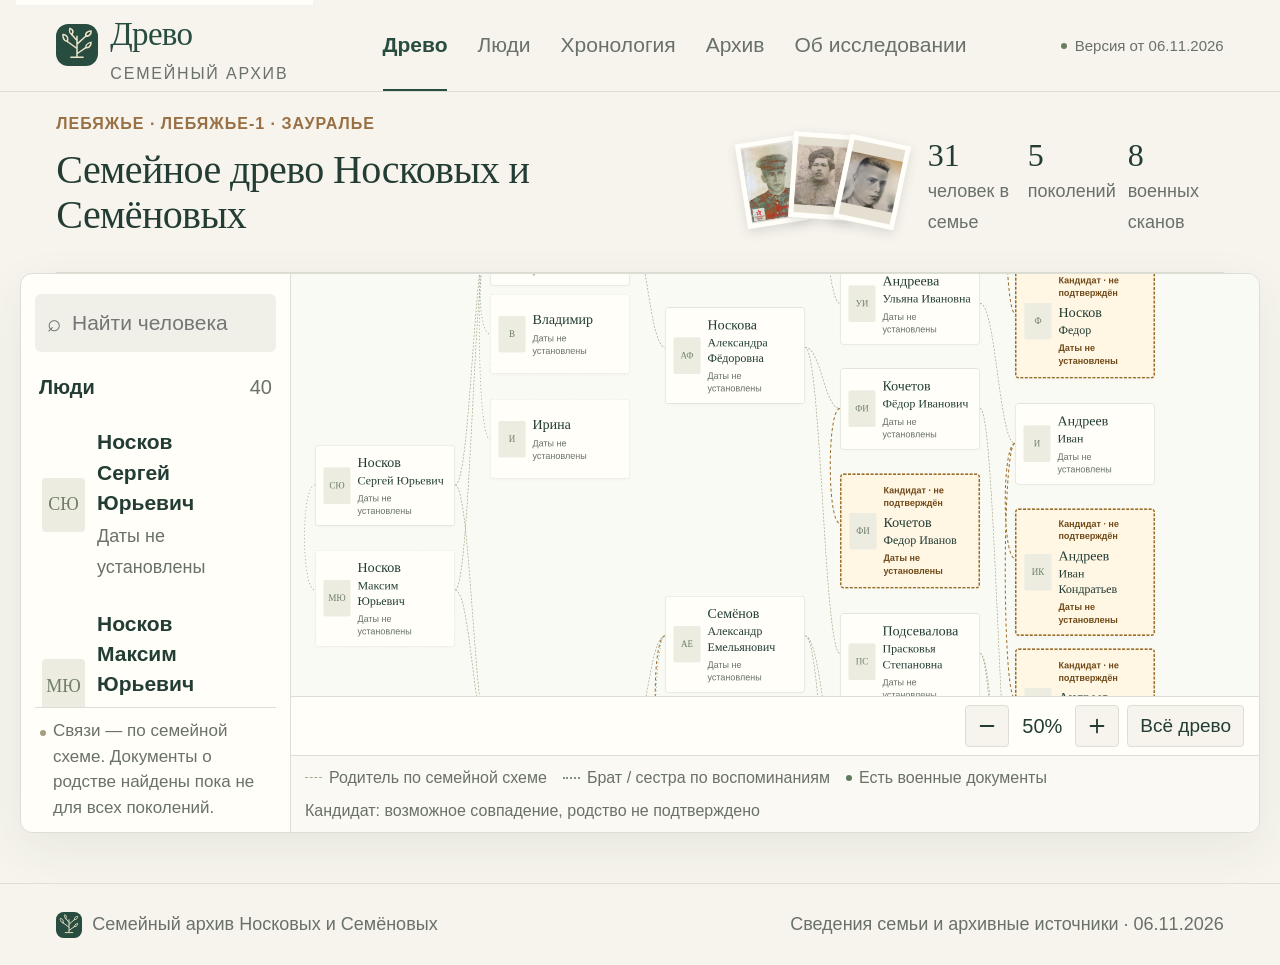
<file: index.html>
<!doctype html>
<html lang="ru">
<head>
  <meta charset="utf-8">
  <meta name="viewport" content="width=device-width, initial-scale=1">
  <meta name="theme-color" content="#284c40">
  <meta name="description" content="Семейное древо Носковых и Семёновых. Люди, семейные сведения, фотографии и архивные документы с указанием источников.">
  <title>Древо — семейный архив Носковых и Семёновых</title>
  <link rel="icon" href="assets/mark.svg" type="image/svg+xml">
  <link rel="stylesheet" href="assets/style.css"><link rel="stylesheet" href="assets/readable.css"><link rel="stylesheet" href="assets/large-type.css">
  <script src="assets/data.js" defer></script>
  <script src="assets/previews.js" defer></script>
  <script src="assets/app.js" defer></script>
</head>
<body>
<a class="skip" href="#main">Перейти к содержимому</a>
<header class="site-header">
  <a class="brand" href="#tree"><img src="assets/mark.svg" width="42" height="42" alt=""><span>Древо<small>Семейный архив</small></span></a>
  <nav aria-label="Разделы" class="main-nav">
    <a href="#tree" data-view="tree" aria-current="page">Древо</a><a href="#people" data-view="people">Люди</a><a href="#timeline" data-view="timeline">Хронология</a><a href="#archive" data-view="archive">Архив</a><a href="#research" data-view="research">Об исследовании</a>
  </nav>
  <span class="edition"><span class="live-dot"></span> Версия от 06.11.2026</span>
</header>
<main id="main">
  <section class="intro" aria-labelledby="site-title">
    <div><p class="eyebrow">ЛЕБЯЖЬЕ · ЛЕБЯЖЬЕ-1 · ЗАУРАЛЬЕ</p><h1 id="site-title">Семейное древо Носковых и Семёновых</h1></div>
    <div class="intro-right"><div class="portrait-stack" aria-label="Три семейных портрета"><button data-person="P-0005" aria-label="Сергей Фёдорович Носков"><img src="archive/photos/noskov_sergey_fedorovich.png" alt=""></button><button data-person="P-0022" aria-label="Василий Ефимович Петров"><img src="archive/photos/petrov_vasiliy_efimovich.png" alt=""></button><button data-person="P-0026" aria-label="Алексей Емельянович Семёнов"><img src="archive/photos/semenov_aleksey_emelyanovich.png" alt=""></button></div><div class="intro-stats"><span><strong>31</strong> человек в семье</span><span><strong>5</strong> поколений</span><span><strong>8</strong> военных сканов</span></div></div>
  </section>

  <section id="view-tree" class="view" aria-labelledby="site-title">
    <div class="tree-workspace">
      <aside class="people-sidebar" aria-label="Навигация по людям">
        <label class="searchbox"><span aria-hidden="true">⌕</span><input id="tree-search" type="search" placeholder="Найти человека" aria-label="Найти человека в древе" autocomplete="off"></label>

        <div class="sidebar-heading"><span>Люди</span><span id="sidebar-count">40</span></div><div id="sidebar-list" class="sidebar-list"></div>
        <div class="sidebar-note"><span class="dot family"></span><p>Связи — по семейной схеме. Документы о родстве найдены пока не для всех поколений.</p></div>
      </aside>
      <div class="chart-column">
        <div class="mobile-tree-search"><label class="searchbox"><span aria-hidden="true">⌕</span><input id="mobile-search" type="search" placeholder="Найти человека в семье" aria-label="Найти человека в семье" autocomplete="off"></label><div id="mobile-search-results" class="mobile-search-results" hidden></div></div>
        <div id="chart-caption" class="chart-caption"></div>
        <div id="chart-viewport" class="chart-viewport" tabindex="0" aria-label="Семейная схема. Перетаскивайте для перемещения. Плюс и минус меняют масштаб, стрелки перемещают схему.">
          <div id="chart-world" class="chart-world"><svg id="chart-lines" aria-hidden="true"></svg><div id="chart-nodes"></div></div>
          <div class="chart-empty" id="chart-empty" hidden>Этот человек пока не связан с семейным древом.</div>
        </div>
        <div id="chart-list" class="chart-list" hidden></div>
        <div class="chart-bottom"><div class="zoom-controls"><button id="zoom-out" aria-label="Уменьшить масштаб"><svg viewBox="0 0 24 24" aria-hidden="true" fill="none" stroke="currentColor" stroke-width="2" stroke-linecap="round"><path d="M5 12h14"/></svg></button><output id="zoom-value" aria-live="off">50%</output><button id="zoom-in" aria-label="Увеличить масштаб"><svg viewBox="0 0 24 24" aria-hidden="true" fill="none" stroke="currentColor" stroke-width="2" stroke-linecap="round"><path d="M5 12h14M12 5v14"/></svg></button><button id="fit-tree" title="Показать всю ветвь" aria-label="Показать всё древо">Всё древо</button></div></div>
        <div class="tree-legend"><span><i class="legend-line"></i> Родитель по семейной схеме</span><span><i class="legend-line sibling"></i> Брат / сестра по воспоминаниям</span><span><i class="dot document"></i> Есть военные документы</span><span>Кандидат: возможное совпадение, родство не подтверждено</span></div>
      </div>
      <aside id="desktop-profile" class="desktop-profile" aria-label="Выбранный человек"><div id="profile-host"></div></aside>
    </div>
  </section>

  <section id="view-people" class="view" hidden aria-labelledby="people-title"><div class="section-heading"><div><p class="eyebrow">02 / ИМЕНА И ЛИЦА</p><h2 id="people-title">Люди семейного древа</h2></div><span class="quiet">31 человек + 9 кандидатов</span></div><div class="filter-row"><label class="searchbox"><span aria-hidden="true">⌕</span><input id="people-search" type="search" placeholder="Имя, фамилия или место" aria-label="Поиск по людям"></label></div><p id="people-count" class="quiet" aria-live="polite"></p><div class="people-grid" id="people-grid"></div></section>

  <section id="view-timeline" class="view" hidden aria-labelledby="timeline-title"><div class="section-heading"><div><p class="eyebrow">03 / СОБЫТИЯ</p><h2 id="timeline-title">Семейная хронология</h2></div><span class="quiet">Только датированные сведения</span></div><div id="timeline" class="timeline"></div></section>

  <section id="view-archive" class="view" hidden aria-labelledby="archive-title"><div class="section-heading"><div><p class="eyebrow">04 / ПЕРВОИСТОЧНИКИ</p><h2 id="archive-title">Фотографии и документы</h2></div><a class="text-button" href="archive/artifact-register.csv" download>Скачать реестр ↓</a></div><p class="section-description">Полные сканы, семейные портреты и сохранённые источники. У каждого документа — происхождение и архивная ссылка.</p><div id="archive-grid" class="archive-grid"></div><div class="download-strip"><div><h3>Исследование целиком</h3><p>Исходная семейная схема, все реестры и незавершённые проверки сохранены отдельно.</p></div><div><a class="button secondary" href="archive/report.html" target="_blank" rel="noopener">Полный отчёт ↗</a><a class="button" href="archive/noskov-family.ged" download>Древо GEDCOM ↓</a></div></div></section>

  <section id="view-research" class="view" hidden aria-labelledby="research-title"><div class="section-heading"><div><p class="eyebrow">05 / ОСНОВАНИЯ И ОТКРЫТЫЕ ВОПРОСЫ</p><h2 id="research-title">Как читать это древо</h2></div><span class="quiet">6 ноября 2026</span></div><div class="research-grid"><article class="research-card"><span class="research-number">01</span><h3>Семейная схема — начало поиска</h3><p>Древо содержит 31 человека из предоставленных семьёй сведений. Родительские связи показаны по этой схеме. Наличие военной записи у человека само по себе не доказывает всю цепочку родства до современных поколений.</p><a href="archive/input/семейные-сведения.txt" download>Исходные сведения ↓</a></article><article class="research-card"><span class="research-number">02</span><h3>Документ и личность</h3><p>Для Сергея Фёдоровича Носкова и Алексея Емельяновича Семёнова принадлежность военных записей семье оценена как вероятная по совокупности признаков. У кандидата Петрова 1895 года рождения связь с семьёй пока не установлена.</p><a href="archive/claims-register.csv" download>Все утверждения и основания ↓</a></article><article class="research-card"><span class="research-number">03</span><h3>Противоречия остаются видимыми</h3><p>15 и 16 июня в документах о гибели Алексея; Прасковья и Пелагея в сведениях о жене Петрова; представление к Славе и решение о медали «За отвагу». Разные версии показаны рядом с источниками.</p><a href="archive/hypotheses-and-conflicts.md" download>Гипотезы и противоречия ↓</a></article><article class="research-card"><span class="research-number">04</span><h3>Что искать дальше</h3><p>Даты жизни дедов и связи поколений — в местных семейных, похозяйственных и актовых записях. Метрические книги Лебяжьевского прихода — следующий маршрут к ранним поколениям. Конкретные именные записи ещё не найдены.</p><a href="archive/research-state.md" download>План продолжения ↓</a></article></div><article class="geography-note"><p class="eyebrow">МЕСТА И АРХИВЫ</p><h3>Лебяжье и Лебяжье Первое</h3><p>Старое село Лебяжье 1-е и посёлок у станции Лебяжья-Сибирская нужно различать. Рабочая дореволюционная привязка — Курганский уезд Тобольской губернии. Крестовоздвиженский приход и Черешкова в его составе на 1913 год пока известны из вторичного указателя; первичная страница справочника не прочитана.</p><p>Опубликованный муниципальный перечень содержит фонд 63 — Лебяжьевский поссовет (1941–2010), фонд 31 — Перволебяжьевский сельсовет (1992–2009), фонд 102 — колхоз им. Ленина Черешковского сельсовета (1949–1957). Это сведения о фондах, а не найденные именные записи. ГАКО, фонд 211, опись 1 — отдельная наводка форума, требующая проверки по официальной описи.</p><div class="inline-links"><button class="text-button" data-artifact="A-0023">Перечень фондов ↗</button><button class="text-button" data-artifact="A-0021">Географический указатель ↗</button><a href="archive/archive-request-drafts.md" download>Проекты запросов ↓</a></div></article><p class="notice">Новые поколения пока не установлены. Все 9 кандидатов добавлены отдельными карточками на схему и в раздел «Люди»; открывайте карточку для чтения источников и возможных совпадений. В карточках Фёдора Носкова, Ивана Андреева и Фёдора Кочетова добавлены именные зацепки из переселенческих и омского указателей; принадлежность семье не установлена. Фельдшер Александра Фёдоровна из Арлагуля исключена семьёй как другой человек. <a href="UPDATE-2026-11-06.md" download>Результаты дополнительной проверки и изменения сайта ↓</a></p><div class="research-downloads"><a href="archive/person-register.csv" download>Персоны ↓</a><a href="archive/relationship-register.csv" download>Родственные связи ↓</a><a href="archive/search-log.csv" download>Журнал поисков ↓</a><a href="archive/event-chronology.csv" download>Хронология CSV ↓</a><a href="README.md" download>О проекте и размещении ↓</a></div></section>
</main>
<footer class="site-footer"><span><img src="assets/mark.svg" width="26" height="26" alt=""> Семейный архив Носковых и Семёновых</span><span>Сведения семьи и архивные источники · 06.11.2026</span></footer>
<dialog id="person-dialog" class="person-dialog" aria-labelledby="person-dialog-title"><button class="dialog-close" data-close="person-dialog" aria-label="Закрыть карточку"><svg viewBox="0 0 24 24" aria-hidden="true" focusable="false"><path d="M6 6L18 18M18 6L6 18" fill="none" stroke="currentColor" stroke-width="2" stroke-linecap="round"/></svg></button><div id="mobile-profile-host"></div></dialog>
<dialog id="document-dialog" class="document-dialog" aria-labelledby="document-title"><header class="document-header"><div><p class="eyebrow" id="document-id"></p><h2 id="document-title"></h2></div><button class="icon-button" data-close="document-dialog" aria-label="Закрыть документ"><svg viewBox="0 0 24 24" aria-hidden="true" focusable="false"><path d="M6 6L18 18M18 6L6 18" fill="none" stroke="currentColor" stroke-width="2" stroke-linecap="round"/></svg></button></header><div id="document-meta"></div><div class="document-actions" id="document-actions"></div><div id="pdf-navigation" class="pdf-navigation" hidden><button id="pdf-previous" aria-label="Предыдущая страница">← <span class="pdf-nav-word">Назад</span></button><label><span class="pdf-nav-word">Страница</span> <input id="pdf-page" type="number" min="1" value="1" aria-label="Номер страницы PDF"></label><span id="pdf-total"></span><button id="pdf-next" aria-label="Следующая страница"><span class="pdf-nav-word">Далее</span> →</button></div><div id="scan-stage" class="scan-stage"></div><div id="document-notes" class="document-notes"></div></dialog>
<dialog id="help-dialog" class="help-dialog" aria-labelledby="help-title"><button class="dialog-close" data-close="help-dialog" aria-label="Закрыть подсказку"><svg viewBox="0 0 24 24" aria-hidden="true" focusable="false"><path d="M6 6L18 18M18 6L6 18" fill="none" stroke="currentColor" stroke-width="2" stroke-linecap="round"/></svg></button><h2 id="help-title">Как посмотреть древо</h2><p>Все известные поколения и боковые родственники включены в схему. Начальный масштаб — 50%.</p><p>Нажмите <strong>+</strong> или <strong>−</strong>, чтобы изменить масштаб, и перемещайте схему мышью или пальцем. Кнопка «Всё древо» снова покажет его целиком.</p><p>Нажмите на человека, чтобы открыть все сведения, родственников и документы. Поиск помогает быстро найти нужное имя.</p><p>Фотографии и сканы показаны целиком. Для изучения мелких надписей можно скачать оригинал.</p><p class="notice">Пунктирные связи основаны на семейной схеме. Военные документы не подтверждают автоматически все поколения родства.</p></dialog>
<div id="toast" class="toast" role="status"></div>
<noscript><p class="noscript">Для интерактивного древа включите JavaScript. <a href="archive/report.html">Статический отчёт с документами</a> доступен без него.</p></noscript>
</body>
</html>
</file>
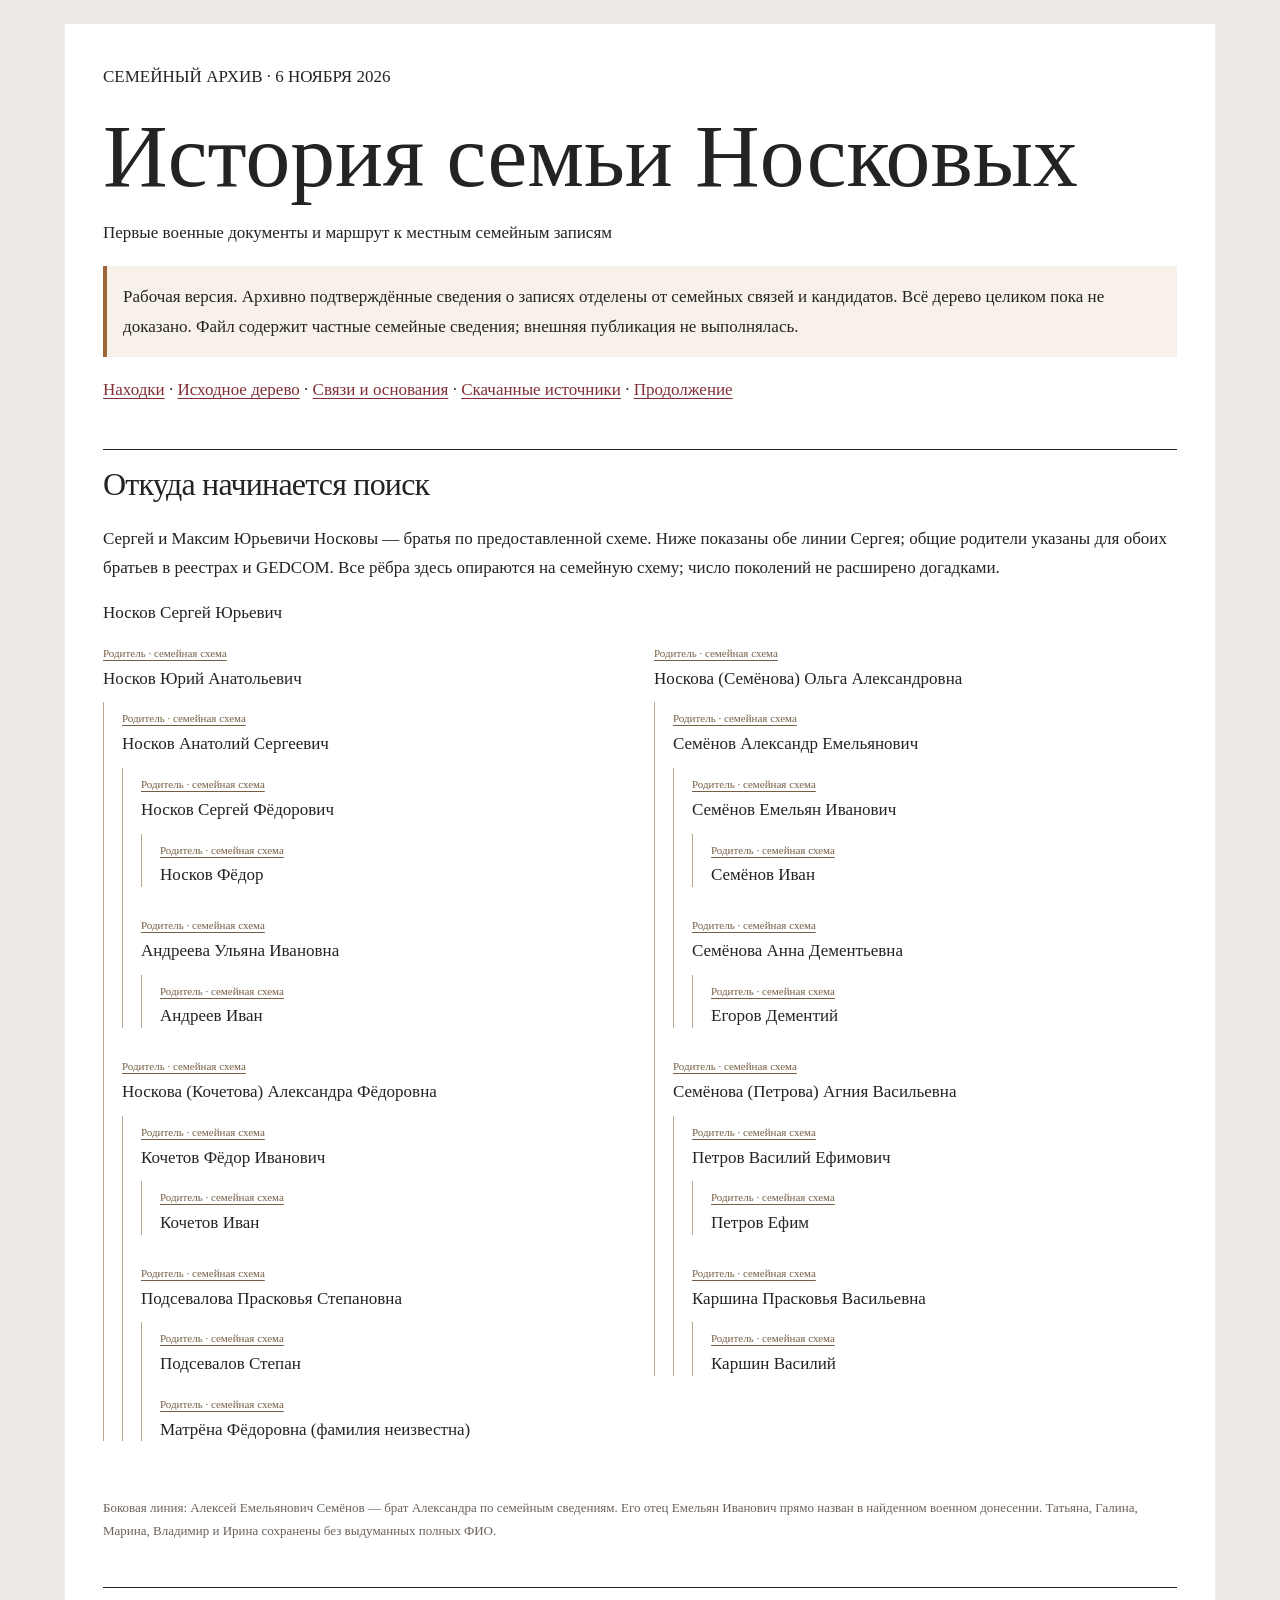
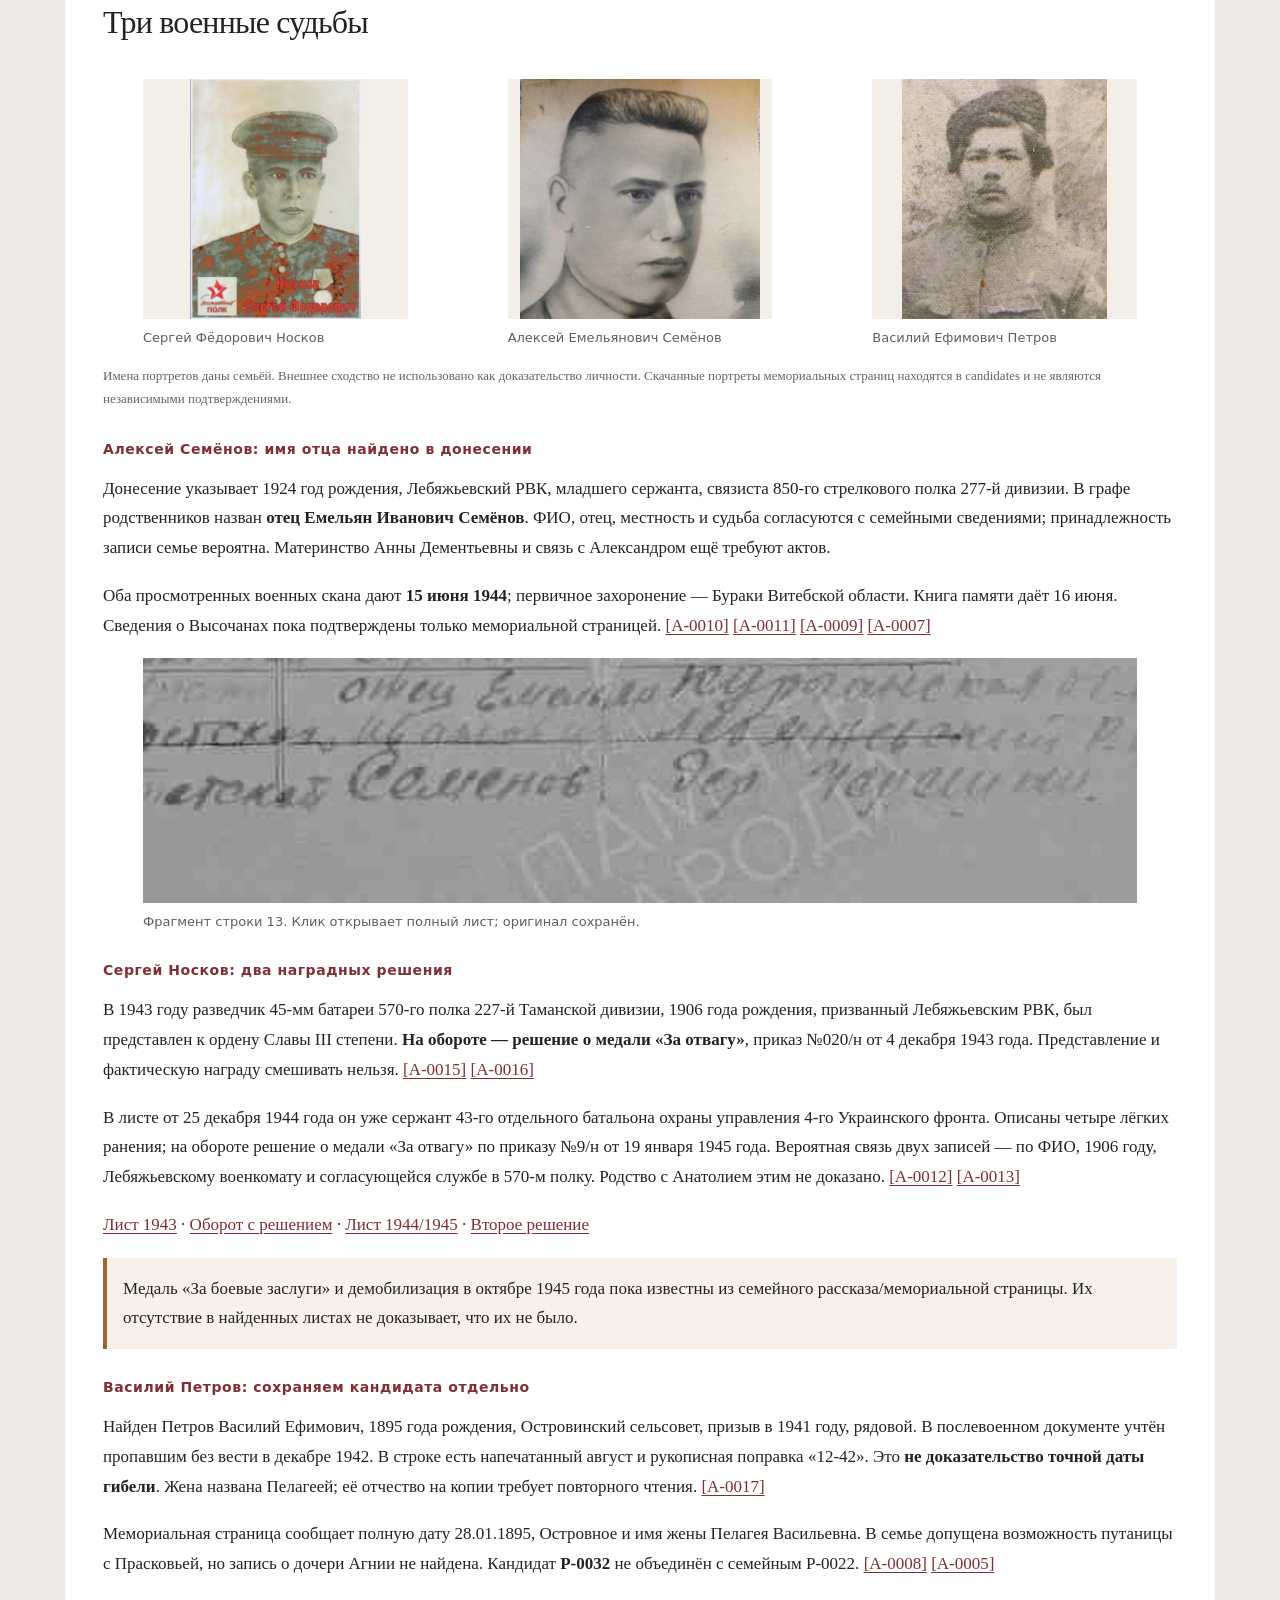
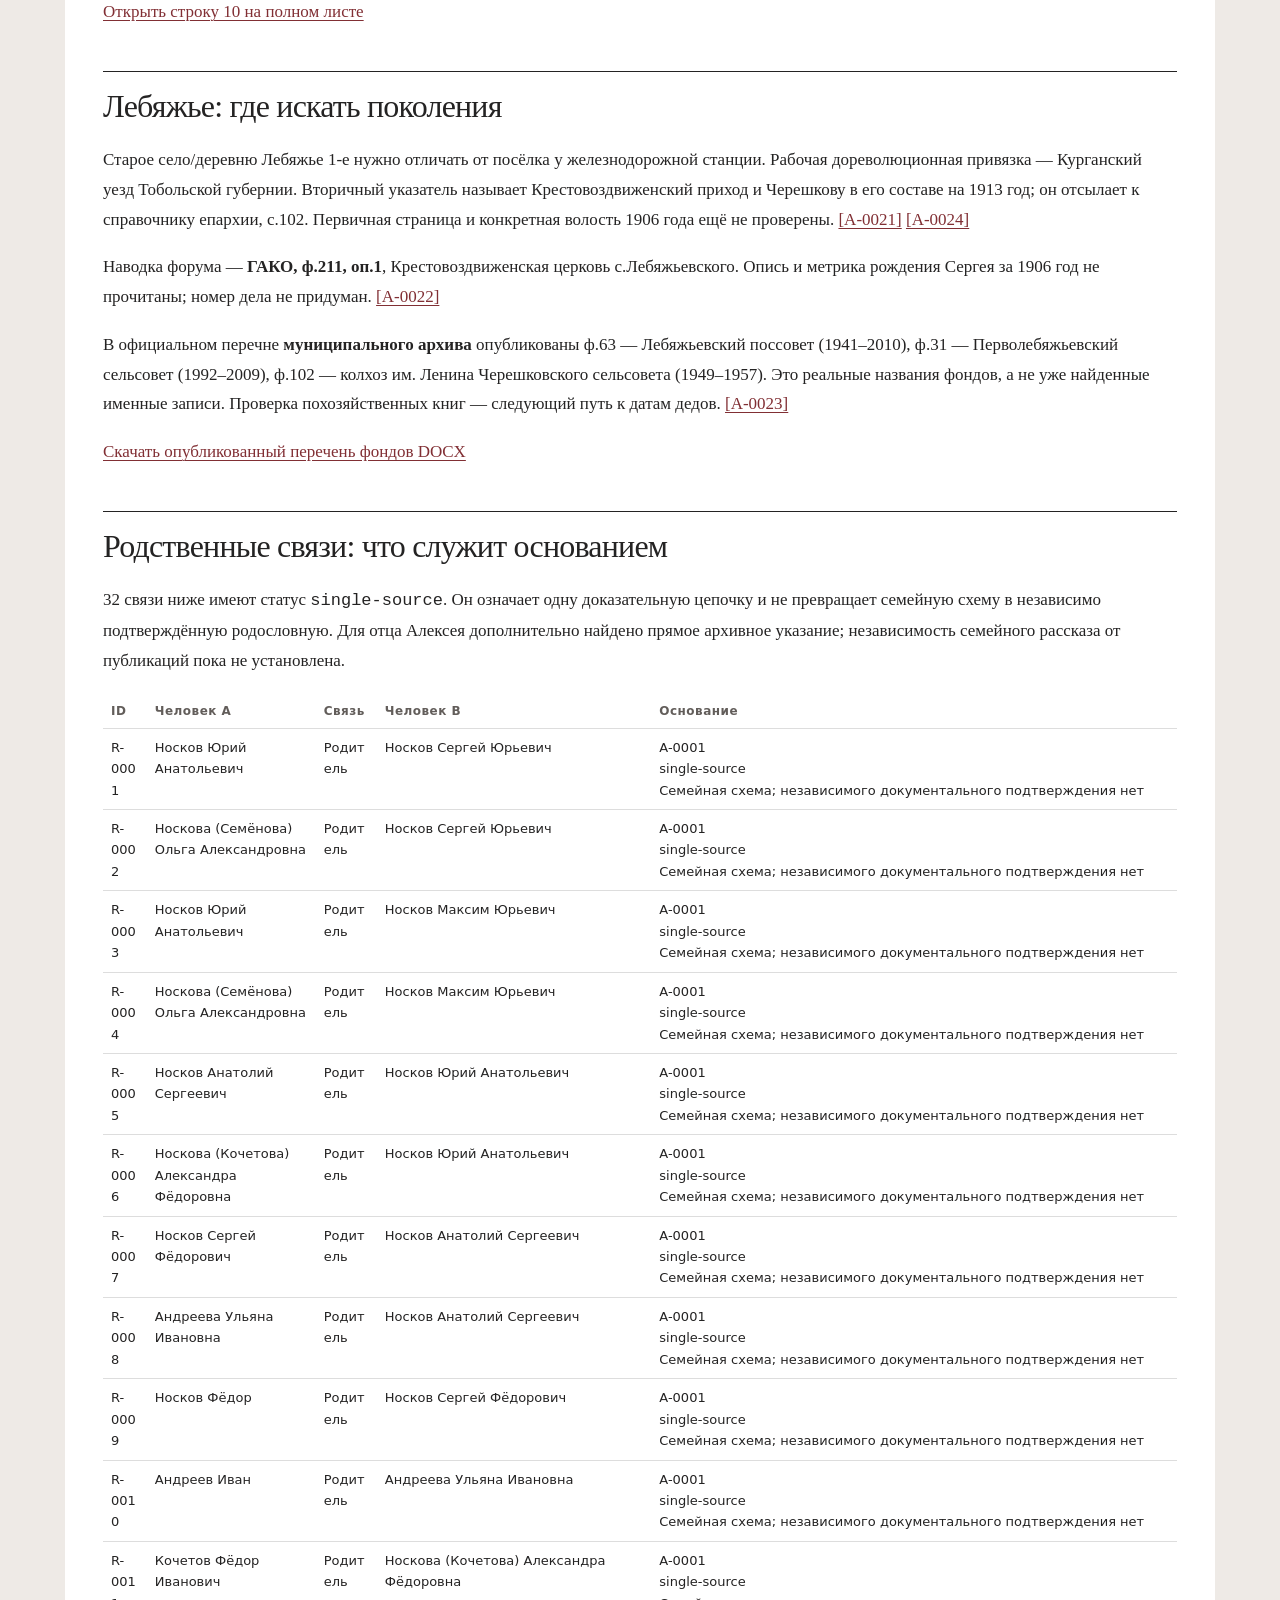
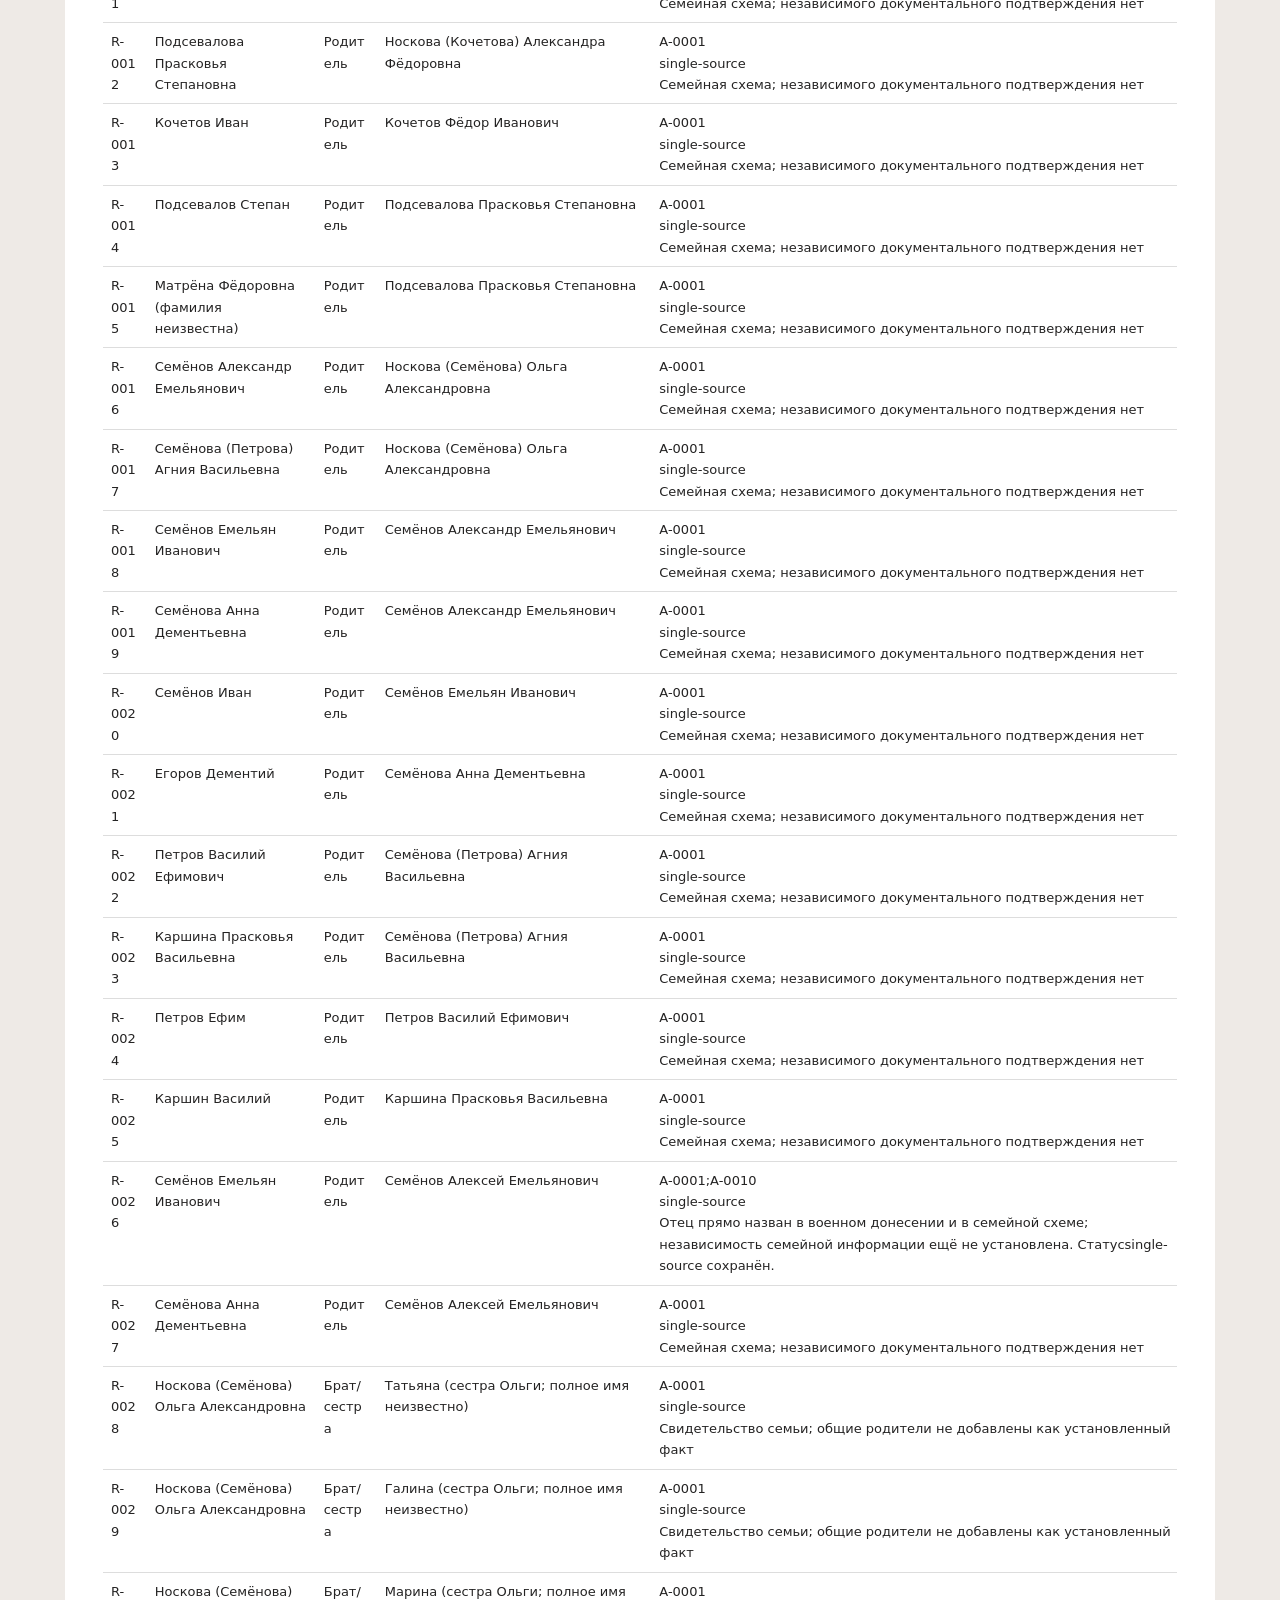
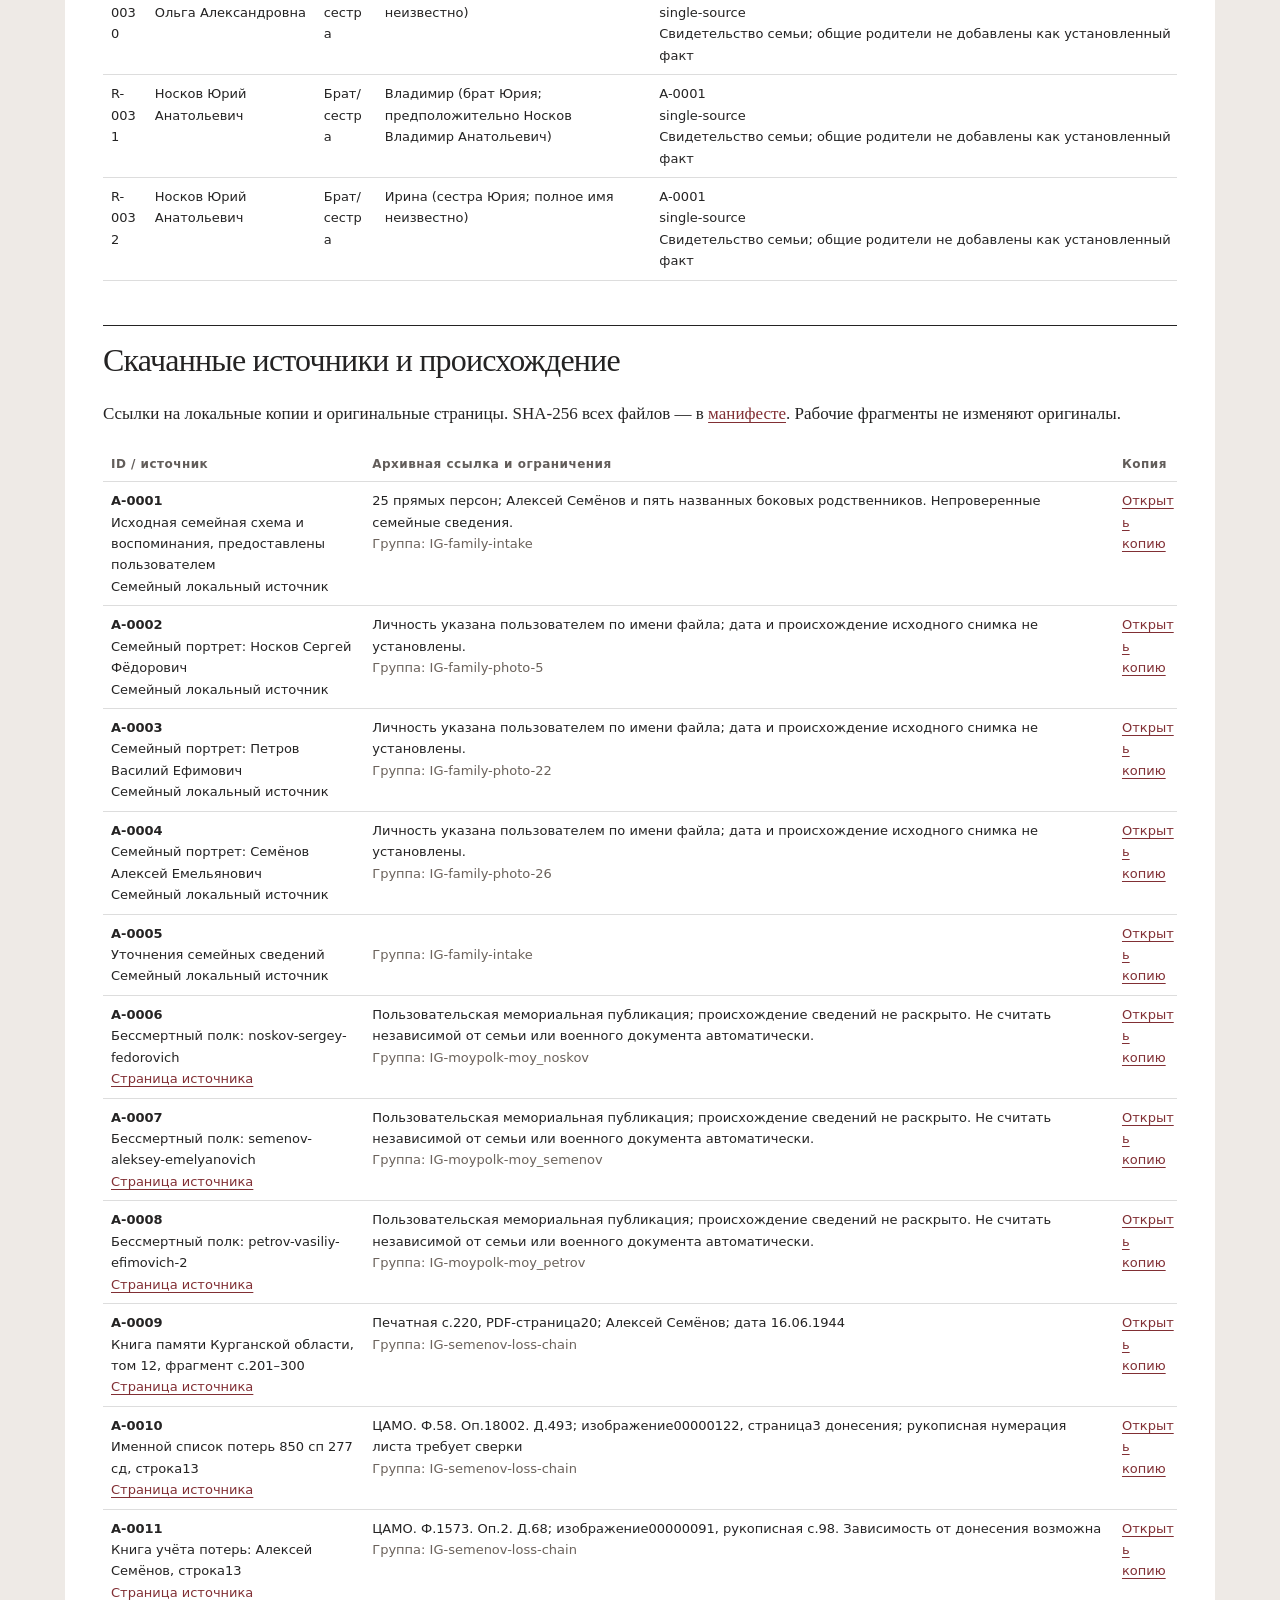
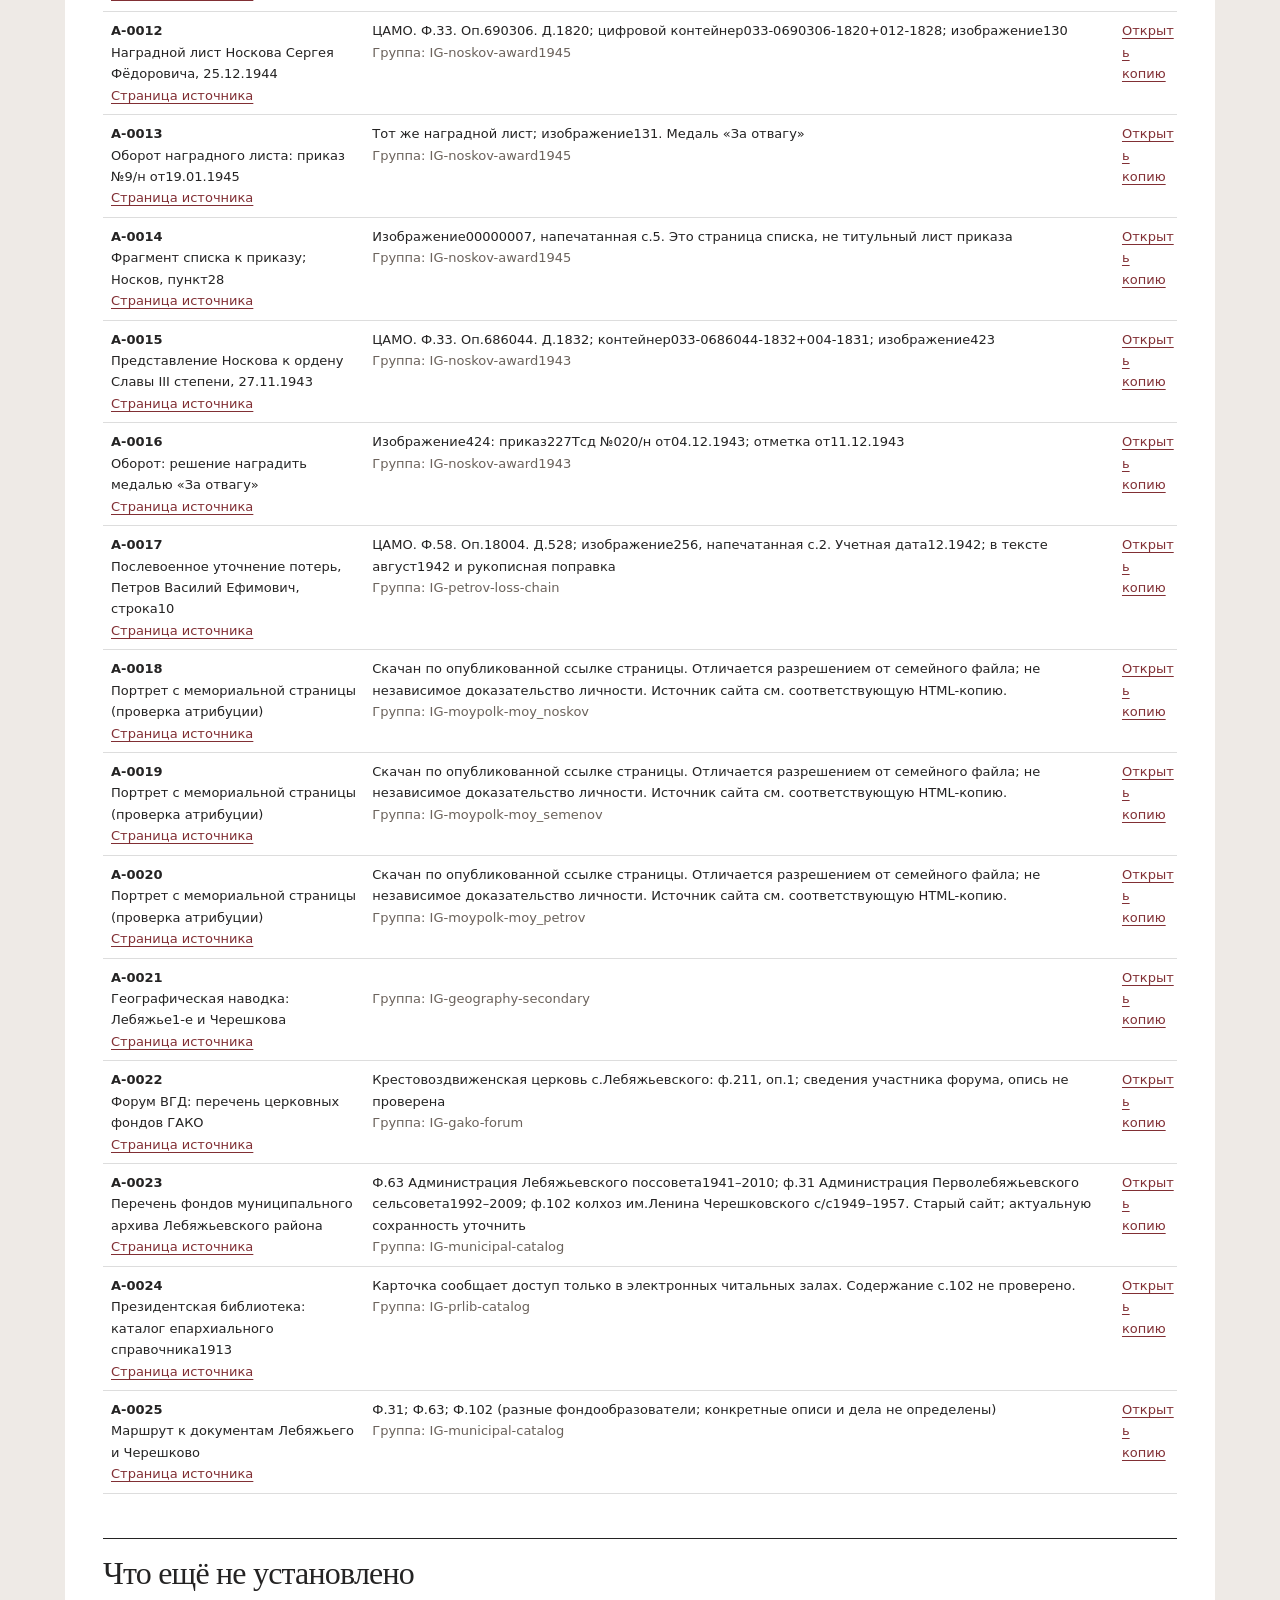
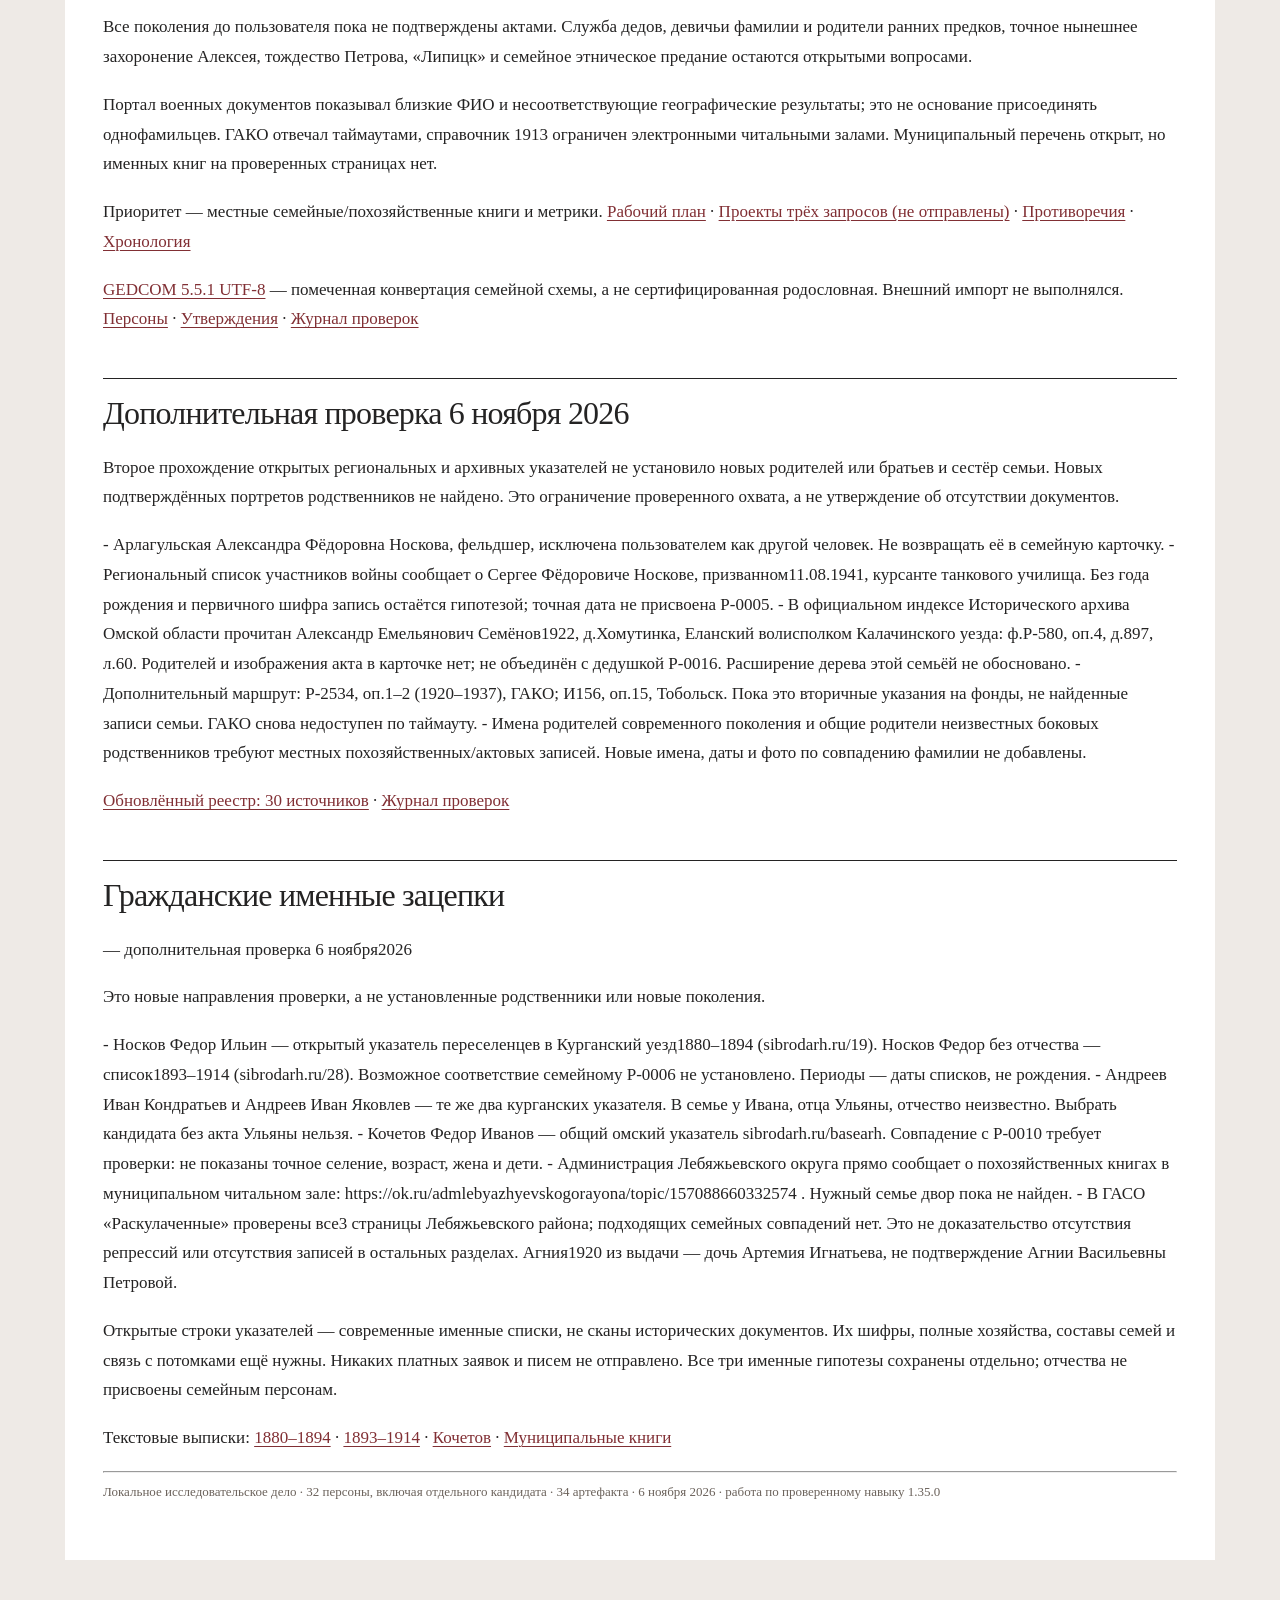
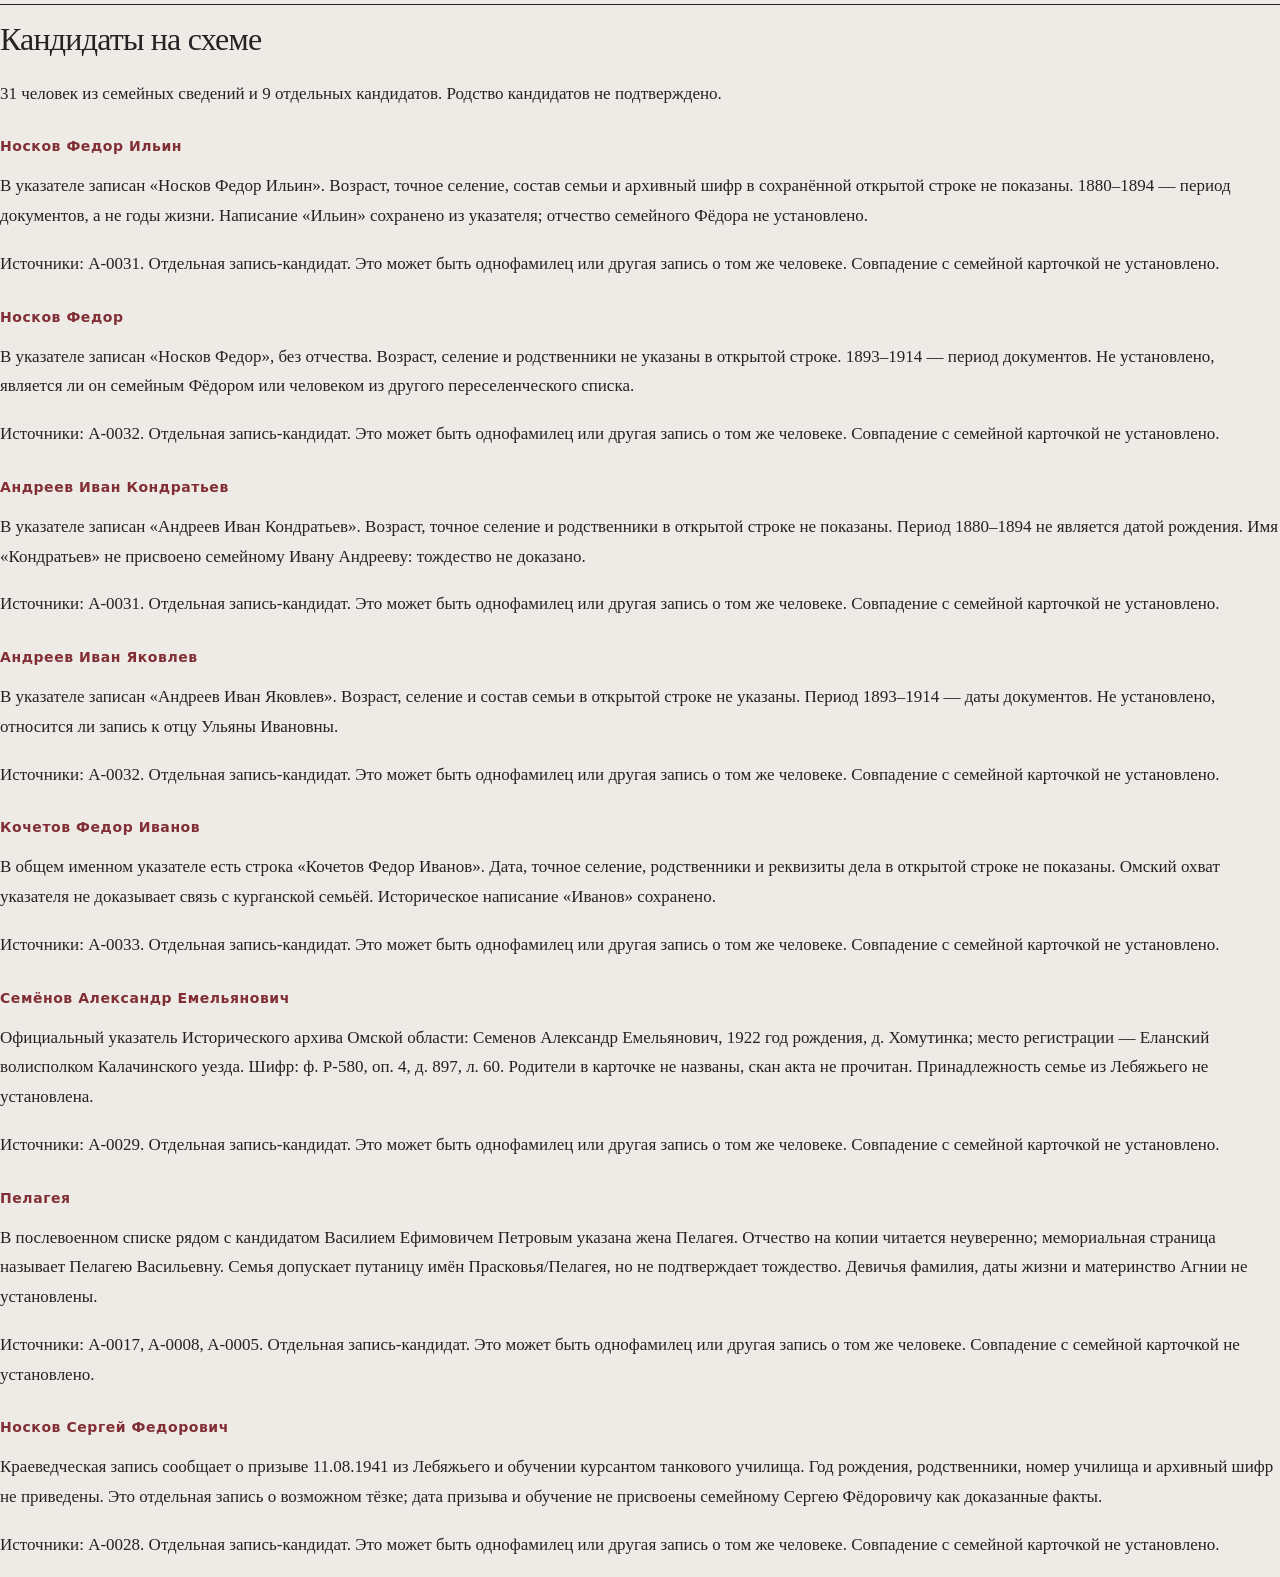
<file: archive/report.html>
<!doctype html><html lang="ru"><head><meta charset="utf-8"><meta name="viewport" content="width=device-width,initial-scale=1"><title>История семьи Носковых — первые документы</title><style>
@page { size:A4; margin:16mm 17mm; }
:root {
 --paper:#ffffff; --canvas:#eeeae6; --ink:#242323; --muted:#625d5a; --line:#d5cfca;
 --accent:#812f34; --accent-soft:#f8efed; --soft:#f6f3f0;
 --ok:#285d39; --ok-bg:#eaf2e9; --maybe:#725011; --maybe-bg:#faf0d9;
 --no:#842f34; --no-bg:#f8e9e7; --family:#344f70; --family-bg:#eaf0f7;
 --sans:system-ui,-apple-system,BlinkMacSystemFont,"Segoe UI","Noto Sans","Noto Sans Armenian","Noto Sans Georgian","Noto Sans Hebrew","DejaVu Sans",Arial,sans-serif;
 --serif:Georgia,"Times New Roman","Noto Serif","Noto Serif Armenian","Noto Serif Georgian","Noto Serif Hebrew","DejaVu Serif","Sylfaen",serif; --tree-gap:40px;
 color-scheme:light;
}
* { box-sizing:border-box; }
html { scroll-padding-top:24px; }
body { margin:0; background:var(--canvas); color:var(--ink); font:1.0625rem/1.75 var(--serif); }
a { color:var(--accent); text-underline-offset:3px; text-decoration-thickness:1px; }
a:hover { text-decoration-thickness:2px; }
a:focus-visible,summary:focus-visible,.table-wrap:focus-visible { outline:3px solid var(--accent); outline-offset:5px; }
.report-shell { max-width:1180px; margin:32px auto; background:var(--paper); border-top:7px solid var(--ink); }
.report-topline { display:flex; justify-content:space-between; flex-wrap:wrap; gap:8px 20px; padding:17px 52px; border-bottom:1px solid var(--ink); color:var(--muted); font:600 .75rem/1.5 var(--sans); text-transform:none; letter-spacing:.12em; }
.report-header { padding:40px 52px 32px; border-bottom:1px solid var(--ink); }
.report-intro { display:grid; grid-template-columns:minmax(0,1.7fr) minmax(0,1fr); gap:0 48px; align-items:start; }
.eyebrow { margin:0 0 10px; grid-column:1; font:600 .75rem/1.5 var(--sans); letter-spacing:.16em; text-transform:none; color:var(--accent); }
h1 { overflow-wrap:anywhere; grid-column:1; font:400 clamp(3rem,7vw,5.75rem)/1.03 var(--serif); letter-spacing:normal; margin:0 0 16px; text-wrap:balance; }
.subtitle { grid-column:1; font:1.125rem/1.55 var(--serif); max-width:42ch; color:var(--muted); margin:0 0 24px; }
.report-meta { grid-column:2; grid-row:2/4; margin:6px 0 0; display:grid; gap:16px; padding-left:24px; border-left:1px solid var(--line); font:.8125rem/1.7 var(--sans); }
.report-meta dt { font:600 .75rem/1.5 var(--sans); text-transform:none; letter-spacing:.06em; color:var(--muted); margin:0 0 3px; }
.report-meta dd { margin:0; }
.demo-note { grid-column:1/-1; padding:12px 0; border-top:1px solid var(--line); border-bottom:1px solid var(--line); font:.75rem/1.65 var(--sans); color:var(--muted); }
.demo-note strong { color:var(--ink); }
.family-tree { margin:30px auto 0; width:100%; max-width:780px; min-width:0; }
.tree-heading { display:flex; align-items:baseline; justify-content:space-between; flex-wrap:wrap; gap:8px 20px; margin-bottom:16px; }
.tree-heading h2 { font:400 1.75rem/1.3 var(--serif); color:var(--ink); letter-spacing:-.025em; border:0; padding:0; margin:0; }
.tree-heading>span { color:var(--muted); font:.75rem/1.5 var(--sans); }
.tree-row { display:grid; grid-template-columns:repeat(2,minmax(0,1fr)); gap:var(--tree-gap); }
.person-card { min-width:0; overflow-wrap:anywhere; display:grid; grid-template-columns:minmax(0,1fr) auto; gap:4px 12px; padding:10px 14px 12px; border:0; border-top:1px solid var(--line); border-bottom:1px solid var(--line); background:var(--paper); text-decoration:none; transition:background-color 160ms ease; }
a.person-card:hover { background:var(--accent-soft); }
.person-role { grid-column:1/-1; color:var(--muted); font:600 .75rem/1.4 var(--sans); letter-spacing:.07em; text-transform:none; }
.person-name { grid-column:1/-1; color:var(--ink); font:400 1.375rem/1.3 var(--serif); letter-spacing:normal; overflow-wrap:anywhere; }
.person-years { color:var(--muted); font:.75rem/1.6 var(--sans); font-variant-numeric:tabular-nums; }
.person-status { color:var(--accent); font:600 .75rem/1.6 var(--sans); }
.person-card.subject { background:var(--accent-soft); border-top:3px solid var(--accent); border-bottom:1px solid var(--accent); padding-top:8px; }
.person-card.subject .person-role { color:var(--accent); }
.person-card.subject .person-status { grid-column:1/-1; font-weight:400; color:var(--muted); }
.spouse-group { position:relative; }
.spouse-group::before { content:""; position:absolute; top:50%; left:calc(50% - var(--tree-gap)/2); width:var(--tree-gap); height:4px; border-top:1px solid var(--accent); border-bottom:1px solid var(--accent); }
.tree-connectors { position:relative; width:100%; height:24px; color:var(--accent); }
.tree-connectors::before { content:""; position:absolute; top:0; bottom:0; left:calc(25% - var(--tree-gap)/4); border-left:1px solid currentColor; }
.mother-branch { position:absolute; top:0; left:calc(25% - var(--tree-gap)/4); width:calc(50% + var(--tree-gap)/2); height:10px; border-right:1px solid currentColor; border-bottom:1px solid currentColor; }
.child-row .person-card { grid-column:1; }
.tree-caption { font:.75rem/1.65 var(--sans); color:var(--muted); margin-top:14px; }
.tree-caption span { display:block; margin-top:4px; }
.report-nav { display:flex; flex-wrap:wrap; gap:4px 32px; margin:0 52px; padding:6px 0; border-bottom:1px solid var(--ink); font:600 .75rem/1.5 var(--sans); text-transform:none; letter-spacing:.06em; }
.report-nav a { min-height:44px; display:inline-flex; align-items:center; text-decoration:none; }
.report-nav a:hover { text-decoration:underline; }
main { max-width:900px; padding:36px 52px 44px; margin:0 auto; }
h2 { margin:44px 0 18px; padding:14px 0 0; border-top:1px solid var(--ink); color:var(--ink); font:400 clamp(1.625rem,3vw,2rem)/1.3 var(--serif); letter-spacing:-.025em; break-after:avoid; text-wrap:balance; }
h3 { margin:28px 0 14px; color:var(--accent); font:600 .875rem/1.5 var(--sans); letter-spacing:.04em; }
p { margin:0 0 18px; }
p,li,td { overflow-wrap:break-word; }
main>p { max-width:72ch; }
.lead { padding:22px 24px 24px; background:var(--soft); border-top:3px solid var(--accent); border-bottom:1px solid var(--line); margin-bottom:24px; }
.lead h2 { margin:0 0 14px; padding:0; border:0; color:var(--accent); font:600 .75rem/1.5 var(--sans); text-transform:none; letter-spacing:.12em; }
.lead ul { margin:0; padding-left:18px; }
.lead li { margin-bottom:12px; }
.lead li:last-child { margin-bottom:0; }
.tag { display:inline-block; max-width:100%; padding:2px 7px; margin:2px 0; border-radius:2px; font:600 .75rem/1.5 var(--sans); white-space:nowrap; }
.ok { color:var(--ok); background:var(--ok-bg); }
.maybe { color:var(--maybe); background:var(--maybe-bg); }
.no { color:var(--no); background:var(--no-bg); }
.fam { color:var(--family); background:var(--family-bg); }
.evidence-guide { border-bottom:1px solid var(--line); color:var(--muted); margin:0 0 30px; font:.8125rem/1.7 var(--sans); }
.evidence-guide h3 { padding:12px 0 0; margin:0; font:600 .8125rem/1.7 var(--sans); color:var(--ink); letter-spacing:normal; }
.legend { display:grid; grid-template-columns:repeat(2,minmax(0,1fr)); gap:12px 24px; padding:8px 0 18px; }
.legend .tag { display:table; margin-bottom:4px; }
.table-wrap { max-width:100%; overflow-x:auto; margin:16px 0 20px; }
table { width:100%; border-collapse:collapse; font:.875rem/1.65 var(--sans); }
th,td { text-align:start; vertical-align:top; border-bottom:1px solid var(--line); padding:12px 16px 12px 0; }
th { color:var(--muted); font:600 .75rem/1.5 var(--sans); text-transform:none; letter-spacing:.04em; border-bottom:1px solid var(--ink); }
th:last-child,td:last-child { padding-right:0; }
td.d { width:18%; min-width:90px; }
td.t { width:17%; }
tr { break-inside:avoid; }
tr:target { background:var(--accent-soft); }
blockquote { margin:28px 0; padding:2px 0 2px 20px; border-left:2px solid var(--accent); color:var(--accent); font:italic 1.375rem/1.5 var(--serif); }
ol,ul { margin:0 0 22px; padding-left:22px; }
li { margin-bottom:10px; }
.small { color:var(--muted); font:.8125rem/1.65 var(--sans); }
.src li { color:var(--muted); font:.8125rem/1.75 var(--sans); margin-bottom:18px; padding-left:4px; }
.src li b { color:var(--ink); }
:target { scroll-margin-top:24px; }
.report-footer { display:flex; justify-content:space-between; flex-wrap:wrap; gap:12px; padding:20px 52px; border-top:1px solid var(--ink); color:var(--muted); font:.75rem/1.5 var(--sans); }
.skip-link { position:absolute; top:8px; left:8px; padding:12px 16px; z-index:10; background:var(--paper); transform:translateY(-200%); font:1rem/1.5 var(--sans); }
.skip-link:focus { transform:translateY(0); }
@media(max-width:959px) {
 .report-shell { margin:16px; }
 .report-header { padding:32px; }
 .report-topline,.report-footer { padding-left:32px; padding-right:32px; }
 .report-nav { margin-left:32px; margin-right:32px; }
 .report-intro { gap:0 24px; }
 .person-card { display:flex; flex-direction:column; gap:4px; }
 main { padding:32px; }
}
@media(max-width:600px) {
 :root { --tree-gap:20px; }
 body { font-size:1rem; }
 .report-shell { margin:0; border-top-width:5px; }
 .report-topline { padding:13px 20px; font-size:.75rem; letter-spacing:.06em; }
 .report-header { padding:24px 20px; }
 .report-intro { display:block; }
 h1 { font-size:3rem; }
 .subtitle { font-size:1rem; margin-bottom:18px; }
 .report-meta { display:flex; flex-wrap:wrap; gap:10px 24px; padding:0; margin:0 0 18px; border:0; }
 .demo-note { font-size:.75rem; }
 .family-tree { margin-top:24px; }
 .tree-heading { align-items:start; }
 .tree-heading h2 { font-size:1.5rem; }
 .person-card { padding:10px; }
 .person-name { font-size:1.125rem; }
 .person-role { letter-spacing:.03em; }
 .person-card.subject { padding-top:8px; }
 .tree-connectors { height:22px; }
 .tree-caption { font-size:.75rem; }
 .report-nav { margin:0 20px; gap:4px 20px; letter-spacing:.02em; }
 main { padding:24px 20px; }
 .lead { padding:20px; }
 .legend { grid-template-columns:1fr; }
 h2 { margin-top:36px; }
 table { min-width:560px; }
 th,td { padding-right:12px; }
 .report-footer { padding:20px; }
}
@media(prefers-reduced-motion:reduce) { *,*::before,*::after { transition:none !important; scroll-behavior:auto !important; } }
@media print {
 body { background:white; font-size:10.5pt; }
 .report-shell { max-width:none; margin:0; border:0; }
 .report-topline,.report-footer { padding:8pt 0; font-size:8pt; }
 .report-header { padding:16pt 0; }
 .report-intro { gap:0 24pt; }
 h1 { font-size:34pt; }
 .subtitle { font-size:11pt; }
 .demo-note { font-size:8pt; }
 .family-tree { max-width:145mm; margin-top:18pt; break-inside:avoid; }
 .person-card { padding:8pt; }
 .person-name { font-size:12pt; }
 .person-role,.person-years,.person-status,.tree-caption { font-size:8pt; }
 .report-nav,.skip-link { display:none; }
 main { padding:0; }
 h2 { font-size:16pt; margin-top:20pt; }
 .table-wrap { overflow:visible; }
 table { min-width:0; font-size:8.5pt; }
 th { font-size:8pt; }
 .evidence-guide { break-inside:avoid; font-size:8.5pt; }
 .legend { grid-template-columns:repeat(2,minmax(0,1fr)); }
 a { color:inherit; }
 .person-card.subject { background:white; }
}
/* Local font fallbacks retain multilingual text without network requests. */
bdi { unicode-bidi:isolate; }
html :lang(ar), html :lang(he), html :lang(yi), html :lang(ka), html :lang(hy) { letter-spacing:normal; }
.report-note { grid-column:1/-1; color:var(--muted); font:.8125rem/1.65 var(--sans); }
.tree-connectors.uncertain::before { border-left-style:dashed; }
.mother-branch.uncertain { border-right-style:dashed; border-bottom-style:dashed; }
.spouse-group.uncertain::before { border-top-style:dashed; border-bottom-style:dashed; }
.photos { display:flex; flex-wrap:wrap; gap:16px; align-items:flex-start; }
.photos figure { margin:0; }
figure img { display:block; max-width:100%; height:auto; }
figcaption { font:.8125rem/1.65 var(--sans); color:var(--muted); margin-top:8px; }
.docfig { margin:24px 0; break-inside:avoid; }
.docfig img { width:100%; max-height:225mm; object-fit:contain; border:1px solid var(--line); }
@media screen { .pb { break-before:auto; } .docfig img { max-height:none; } }
@media print { .pb { break-before:page; } .tag { white-space:normal; } }


.sheet{max-width:1150px;margin:24px auto;background:white;padding:38px}main{padding:0;max-width:none}.familytree ul{list-style:none;padding-left:18px;border-left:1px solid #baa88d}.familytree>ul{display:grid;grid-template-columns:1fr 1fr;gap:28px;border:0;padding:0}.familytree li{margin:12px 0;break-inside:avoid}.node{display:block;font-family:Georgia,serif;font-size:17px;line-height:1.4}.edge{font-size:11px;color:#755e44}.portraits{display:grid;grid-template-columns:repeat(3,1fr);gap:20px}.portraits img{width:100%;height:240px;object-fit:contain;background:#f3eee8}.notice{padding:16px;border-left:4px solid #9c663a;background:#f7f1e9}table{width:100%;border-collapse:collapse;font-size:13px}th,td{padding:8px;border-bottom:1px solid #ddd;vertical-align:top;text-align:left;overflow-wrap:anywhere}.scroll{overflow-x:auto}.evidence img{max-height:650px;max-width:100%;object-fit:contain}details{margin:16px 0}summary{cursor:pointer;font-weight:600}.muted{color:#6b625b;font-size:13px}@media(max-width:700px){.sheet{padding:20px;margin:0}.familytree>ul,.portraits{display:block}.portraits img{height:200px}} </style></head><body><article class="sheet"><header><p class="kicker">СЕМЕЙНЫЙ АРХИВ · 6 НОЯБРЯ 2026</p><h1>История семьи Носковых</h1><p class="deck">Первые военные документы и маршрут к местным семейным записям</p><p class="notice">Рабочая версия. Архивно подтверждённые сведения о записях отделены от семейных связей и кандидатов. Всё дерево целиком пока не доказано. Файл содержит частные семейные сведения; внешняя публикация не выполнялась.</p></header>
<nav><a href="#finds">Находки</a> · <a href="#family">Исходное дерево</a> · <a href="#register">Связи и основания</a> · <a href="#documents">Скачанные источники</a> · <a href="#next">Продолжение</a></nav>
<section id="family"><h2>Откуда начинается поиск</h2><p>Сергей и Максим Юрьевичи Носковы — братья по предоставленной схеме. Ниже показаны обе линии Сергея; общие родители указаны для обоих братьев в реестрах и GEDCOM. Все рёбра здесь опираются на семейную схему; число поколений не расширено догадками.</p><div class="familytree"><span class="node">Носков Сергей Юрьевич</span><ul><li><a class="edge" href="#R-0001">Родитель · семейная схема</a><span class="node">Носков Юрий Анатольевич</span><ul><li><a class="edge" href="#R-0005">Родитель · семейная схема</a><span class="node">Носков Анатолий Сергеевич</span><ul><li><a class="edge" href="#R-0007">Родитель · семейная схема</a><span class="node">Носков Сергей Фёдорович</span><ul><li><a class="edge" href="#R-0009">Родитель · семейная схема</a><span class="node">Носков Фёдор</span></li></ul></li><li><a class="edge" href="#R-0008">Родитель · семейная схема</a><span class="node">Андреева Ульяна Ивановна</span><ul><li><a class="edge" href="#R-0010">Родитель · семейная схема</a><span class="node">Андреев Иван</span></li></ul></li></ul></li><li><a class="edge" href="#R-0006">Родитель · семейная схема</a><span class="node">Носкова (Кочетова) Александра Фёдоровна</span><ul><li><a class="edge" href="#R-0011">Родитель · семейная схема</a><span class="node">Кочетов Фёдор Иванович</span><ul><li><a class="edge" href="#R-0013">Родитель · семейная схема</a><span class="node">Кочетов Иван</span></li></ul></li><li><a class="edge" href="#R-0012">Родитель · семейная схема</a><span class="node">Подсевалова Прасковья Степановна</span><ul><li><a class="edge" href="#R-0014">Родитель · семейная схема</a><span class="node">Подсевалов Степан</span></li><li><a class="edge" href="#R-0015">Родитель · семейная схема</a><span class="node">Матрёна Фёдоровна (фамилия неизвестна)</span></li></ul></li></ul></li></ul></li><li><a class="edge" href="#R-0002">Родитель · семейная схема</a><span class="node">Носкова (Семёнова) Ольга Александровна</span><ul><li><a class="edge" href="#R-0016">Родитель · семейная схема</a><span class="node">Семёнов Александр Емельянович</span><ul><li><a class="edge" href="#R-0018">Родитель · семейная схема</a><span class="node">Семёнов Емельян Иванович</span><ul><li><a class="edge" href="#R-0020">Родитель · семейная схема</a><span class="node">Семёнов Иван</span></li></ul></li><li><a class="edge" href="#R-0019">Родитель · семейная схема</a><span class="node">Семёнова Анна Дементьевна</span><ul><li><a class="edge" href="#R-0021">Родитель · семейная схема</a><span class="node">Егоров Дементий</span></li></ul></li></ul></li><li><a class="edge" href="#R-0017">Родитель · семейная схема</a><span class="node">Семёнова (Петрова) Агния Васильевна</span><ul><li><a class="edge" href="#R-0022">Родитель · семейная схема</a><span class="node">Петров Василий Ефимович</span><ul><li><a class="edge" href="#R-0024">Родитель · семейная схема</a><span class="node">Петров Ефим</span></li></ul></li><li><a class="edge" href="#R-0023">Родитель · семейная схема</a><span class="node">Каршина Прасковья Васильевна</span><ul><li><a class="edge" href="#R-0025">Родитель · семейная схема</a><span class="node">Каршин Василий</span></li></ul></li></ul></li></ul></li></ul></div><p class="muted">Боковая линия: Алексей Емельянович Семёнов — брат Александра по семейным сведениям. Его отец Емельян Иванович прямо назван в найденном военном донесении. Татьяна, Галина, Марина, Владимир и Ирина сохранены без выдуманных полных ФИО.</p></section>
<main><section id="finds"><h2>Три военные судьбы</h2><div class="portraits"><figure><img src="photos/noskov_sergey_fedorovich.png" alt="Предоставленный семьёй портрет Сергея Фёдоровича Носкова"><figcaption>Сергей Фёдорович Носков</figcaption></figure><figure><img src="photos/semenov_aleksey_emelyanovich.png" alt="Предоставленный семьёй портрет Алексея Емельяновича Семёнова"><figcaption>Алексей Емельянович Семёнов</figcaption></figure><figure><img src="photos/petrov_vasiliy_efimovich.png" alt="Предоставленный семьёй портрет Василия Ефимовича Петрова"><figcaption>Василий Ефимович Петров</figcaption></figure></div><p class="muted">Имена портретов даны семьёй. Внешнее сходство не использовано как доказательство личности. Скачанные портреты мемориальных страниц находятся в candidates и не являются независимыми подтверждениями.</p>
<h3>Алексей Семёнов: имя отца найдено в донесении</h3><p>Донесение указывает 1924 год рождения, Лебяжьевский РВК, младшего сержанта, связиста 850-го стрелкового полка 277-й дивизии. В графе родственников назван <strong>отец Емельян Иванович Семёнов</strong>. ФИО, отец, местность и судьба согласуются с семейными сведениями; принадлежность записи семье вероятна. Материнство Анны Дементьевны и связь с Александром ещё требуют актов.</p><p>Оба просмотренных военных скана дают <strong>15 июня 1944</strong>; первичное захоронение — Бураки Витебской области. Книга памяти даёт 16 июня. Сведения о Высочанах пока подтверждены только мемориальной страницей. <a href="#artifact-A-0010">[A-0010]</a> <a href="#artifact-A-0011">[A-0011]</a> <a href="#artifact-A-0009">[A-0009]</a> <a href="#artifact-A-0007">[A-0007]</a></p><figure class="evidence"><a href="documents/Семёнов-Алексей-Емельянович/Семенов-АЕ-донесение-58-18002-493-122.jpg"><img src="documents/Семёнов-Алексей-Емельянович/Семенов-АЕ-родственники-фрагмент.png" alt="Фрагмент графы родственников: отец Емельян Иванович Семёнов"></a><figcaption>Фрагмент строки 13. Клик открывает полный лист; оригинал сохранён.</figcaption></figure>
<h3>Сергей Носков: два наградных решения</h3><p>В 1943 году разведчик 45-мм батареи 570-го полка 227-й Таманской дивизии, 1906 года рождения, призванный Лебяжьевским РВК, был представлен к ордену Славы III степени. <strong>На обороте — решение о медали «За отвагу»</strong>, приказ №020/н от 4 декабря 1943 года. Представление и фактическую награду смешивать нельзя. <a href="#artifact-A-0015">[A-0015]</a> <a href="#artifact-A-0016">[A-0016]</a></p><p>В листе от 25 декабря 1944 года он уже сержант 43-го отдельного батальона охраны управления 4-го Украинского фронта. Описаны четыре лёгких ранения; на обороте решение о медали «За отвагу» по приказу №9/н от 19 января 1945 года. Вероятная связь двух записей — по ФИО, 1906 году, Лебяжьевскому военкомату и согласующейся службе в 570-м полку. Родство с Анатолием этим не доказано. <a href="#artifact-A-0012">[A-0012]</a> <a href="#artifact-A-0013">[A-0013]</a></p><p><a href="documents\Носков-Сергей-Фёдорович\Носков-СФ-представление-1943-423.jpg">Лист 1943</a> · <a href="documents\Носков-Сергей-Фёдорович\Носков-СФ-представление-1943-424.jpg">Оборот с решением</a> · <a href="documents\Носков-Сергей-Фёдорович\Носков-СФ-За-отвагу-130.jpg">Лист 1944/1945</a> · <a href="documents\Носков-Сергей-Фёдорович\Носков-СФ-За-отвагу-131.jpg">Второе решение</a></p><p class="notice">Медаль «За боевые заслуги» и демобилизация в октябре 1945 года пока известны из семейного рассказа/мемориальной страницы. Их отсутствие в найденных листах не доказывает, что их не было.</p>
<h3>Василий Петров: сохраняем кандидата отдельно</h3><p>Найден Петров Василий Ефимович, 1895 года рождения, Островинский сельсовет, призыв в 1941 году, рядовой. В послевоенном документе учтён пропавшим без вести в декабре 1942. В строке есть напечатанный август и рукописная поправка «12-42». Это <strong>не доказательство точной даты гибели</strong>. Жена названа Пелагеей; её отчество на копии требует повторного чтения. <a href="#artifact-A-0017">[A-0017]</a></p><p>Мемориальная страница сообщает полную дату 28.01.1895, Островное и имя жены Пелагея Васильевна. В семье допущена возможность путаницы с Прасковьей, но запись о дочери Агнии не найдена. Кандидат <strong>P-0032</strong> не объединён с семейным P-0022. <a href="#artifact-A-0008">[A-0008]</a> <a href="#artifact-A-0005">[A-0005]</a></p><p><a href="documents\Петров-Василий-Ефимович-кандидат\Петров-ВЕ-уточнение-потерь-58-18004-528-256.jpg">Открыть строку 10 на полном листе</a></p></section>
<section id="geography"><h2>Лебяжье: где искать поколения</h2><p>Старое село/деревню Лебяжье 1-е нужно отличать от посёлка у железнодорожной станции. Рабочая дореволюционная привязка — Курганский уезд Тобольской губернии. Вторичный указатель называет Крестовоздвиженский приход и Черешкову в его составе на 1913 год; он отсылает к справочнику епархии, с.102. Первичная страница и конкретная волость 1906 года ещё не проверены. <a href="#artifact-A-0021">[A-0021]</a> <a href="#artifact-A-0024">[A-0024]</a></p><p>Наводка форума — <strong>ГАКО, ф.211, оп.1</strong>, Крестовоздвиженская церковь с.Лебяжьевского. Опись и метрика рождения Сергея за 1906 год не прочитаны; номер дела не придуман. <a href="#artifact-A-0022">[A-0022]</a></p><p>В официальном перечне <strong>муниципального архива</strong> опубликованы ф.63 — Лебяжьевский поссовет (1941–2010), ф.31 — Перволебяжьевский сельсовет (1992–2009), ф.102 — колхоз им. Ленина Черешковского сельсовета (1949–1957). Это реальные названия фондов, а не уже найденные именные записи. Проверка похозяйственных книг — следующий путь к датам дедов. <a href="#artifact-A-0023">[A-0023]</a></p><p><a href="documents\Справочники\Перечень-фондов-Лебяжьевского-муниципального-архива.docx">Скачать опубликованный перечень фондов DOCX</a></p></section>
<section id="register"><h2>Родственные связи: что служит основанием</h2><p>32 связи ниже имеют статус <code>single-source</code>. Он означает одну доказательную цепочку и не превращает семейную схему в независимо подтверждённую родословную. Для отца Алексея дополнительно найдено прямое архивное указание; независимость семейного рассказа от публикаций пока не установлена.</p><div class="scroll"><table><thead><tr><th>ID</th><th>Человек A</th><th>Связь</th><th>Человек B</th><th>Основание</th></tr></thead><tbody><tr id="R-0001"><td>R-0001</td><td>Носков Юрий Анатольевич</td><td>Родитель</td><td>Носков Сергей Юрьевич</td><td>A-0001<br>single-source<br>Семейная схема; независимого документального подтверждения нет</td></tr><tr id="R-0002"><td>R-0002</td><td>Носкова (Семёнова) Ольга Александровна</td><td>Родитель</td><td>Носков Сергей Юрьевич</td><td>A-0001<br>single-source<br>Семейная схема; независимого документального подтверждения нет</td></tr><tr id="R-0003"><td>R-0003</td><td>Носков Юрий Анатольевич</td><td>Родитель</td><td>Носков Максим Юрьевич</td><td>A-0001<br>single-source<br>Семейная схема; независимого документального подтверждения нет</td></tr><tr id="R-0004"><td>R-0004</td><td>Носкова (Семёнова) Ольга Александровна</td><td>Родитель</td><td>Носков Максим Юрьевич</td><td>A-0001<br>single-source<br>Семейная схема; независимого документального подтверждения нет</td></tr><tr id="R-0005"><td>R-0005</td><td>Носков Анатолий Сергеевич</td><td>Родитель</td><td>Носков Юрий Анатольевич</td><td>A-0001<br>single-source<br>Семейная схема; независимого документального подтверждения нет</td></tr><tr id="R-0006"><td>R-0006</td><td>Носкова (Кочетова) Александра Фёдоровна</td><td>Родитель</td><td>Носков Юрий Анатольевич</td><td>A-0001<br>single-source<br>Семейная схема; независимого документального подтверждения нет</td></tr><tr id="R-0007"><td>R-0007</td><td>Носков Сергей Фёдорович</td><td>Родитель</td><td>Носков Анатолий Сергеевич</td><td>A-0001<br>single-source<br>Семейная схема; независимого документального подтверждения нет</td></tr><tr id="R-0008"><td>R-0008</td><td>Андреева Ульяна Ивановна</td><td>Родитель</td><td>Носков Анатолий Сергеевич</td><td>A-0001<br>single-source<br>Семейная схема; независимого документального подтверждения нет</td></tr><tr id="R-0009"><td>R-0009</td><td>Носков Фёдор</td><td>Родитель</td><td>Носков Сергей Фёдорович</td><td>A-0001<br>single-source<br>Семейная схема; независимого документального подтверждения нет</td></tr><tr id="R-0010"><td>R-0010</td><td>Андреев Иван</td><td>Родитель</td><td>Андреева Ульяна Ивановна</td><td>A-0001<br>single-source<br>Семейная схема; независимого документального подтверждения нет</td></tr><tr id="R-0011"><td>R-0011</td><td>Кочетов Фёдор Иванович</td><td>Родитель</td><td>Носкова (Кочетова) Александра Фёдоровна</td><td>A-0001<br>single-source<br>Семейная схема; независимого документального подтверждения нет</td></tr><tr id="R-0012"><td>R-0012</td><td>Подсевалова Прасковья Степановна</td><td>Родитель</td><td>Носкова (Кочетова) Александра Фёдоровна</td><td>A-0001<br>single-source<br>Семейная схема; независимого документального подтверждения нет</td></tr><tr id="R-0013"><td>R-0013</td><td>Кочетов Иван</td><td>Родитель</td><td>Кочетов Фёдор Иванович</td><td>A-0001<br>single-source<br>Семейная схема; независимого документального подтверждения нет</td></tr><tr id="R-0014"><td>R-0014</td><td>Подсевалов Степан</td><td>Родитель</td><td>Подсевалова Прасковья Степановна</td><td>A-0001<br>single-source<br>Семейная схема; независимого документального подтверждения нет</td></tr><tr id="R-0015"><td>R-0015</td><td>Матрёна Фёдоровна (фамилия неизвестна)</td><td>Родитель</td><td>Подсевалова Прасковья Степановна</td><td>A-0001<br>single-source<br>Семейная схема; независимого документального подтверждения нет</td></tr><tr id="R-0016"><td>R-0016</td><td>Семёнов Александр Емельянович</td><td>Родитель</td><td>Носкова (Семёнова) Ольга Александровна</td><td>A-0001<br>single-source<br>Семейная схема; независимого документального подтверждения нет</td></tr><tr id="R-0017"><td>R-0017</td><td>Семёнова (Петрова) Агния Васильевна</td><td>Родитель</td><td>Носкова (Семёнова) Ольга Александровна</td><td>A-0001<br>single-source<br>Семейная схема; независимого документального подтверждения нет</td></tr><tr id="R-0018"><td>R-0018</td><td>Семёнов Емельян Иванович</td><td>Родитель</td><td>Семёнов Александр Емельянович</td><td>A-0001<br>single-source<br>Семейная схема; независимого документального подтверждения нет</td></tr><tr id="R-0019"><td>R-0019</td><td>Семёнова Анна Дементьевна</td><td>Родитель</td><td>Семёнов Александр Емельянович</td><td>A-0001<br>single-source<br>Семейная схема; независимого документального подтверждения нет</td></tr><tr id="R-0020"><td>R-0020</td><td>Семёнов Иван</td><td>Родитель</td><td>Семёнов Емельян Иванович</td><td>A-0001<br>single-source<br>Семейная схема; независимого документального подтверждения нет</td></tr><tr id="R-0021"><td>R-0021</td><td>Егоров Дементий</td><td>Родитель</td><td>Семёнова Анна Дементьевна</td><td>A-0001<br>single-source<br>Семейная схема; независимого документального подтверждения нет</td></tr><tr id="R-0022"><td>R-0022</td><td>Петров Василий Ефимович</td><td>Родитель</td><td>Семёнова (Петрова) Агния Васильевна</td><td>A-0001<br>single-source<br>Семейная схема; независимого документального подтверждения нет</td></tr><tr id="R-0023"><td>R-0023</td><td>Каршина Прасковья Васильевна</td><td>Родитель</td><td>Семёнова (Петрова) Агния Васильевна</td><td>A-0001<br>single-source<br>Семейная схема; независимого документального подтверждения нет</td></tr><tr id="R-0024"><td>R-0024</td><td>Петров Ефим</td><td>Родитель</td><td>Петров Василий Ефимович</td><td>A-0001<br>single-source<br>Семейная схема; независимого документального подтверждения нет</td></tr><tr id="R-0025"><td>R-0025</td><td>Каршин Василий</td><td>Родитель</td><td>Каршина Прасковья Васильевна</td><td>A-0001<br>single-source<br>Семейная схема; независимого документального подтверждения нет</td></tr><tr id="R-0026"><td>R-0026</td><td>Семёнов Емельян Иванович</td><td>Родитель</td><td>Семёнов Алексей Емельянович</td><td>A-0001;A-0010<br>single-source<br>Отец прямо назван в военном донесении и в семейной схеме; независимость семейной информации ещё не установлена. Статусsingle-source сохранён.</td></tr><tr id="R-0027"><td>R-0027</td><td>Семёнова Анна Дементьевна</td><td>Родитель</td><td>Семёнов Алексей Емельянович</td><td>A-0001<br>single-source<br>Семейная схема; независимого документального подтверждения нет</td></tr><tr id="R-0028"><td>R-0028</td><td>Носкова (Семёнова) Ольга Александровна</td><td>Брат/сестра</td><td>Татьяна (сестра Ольги; полное имя неизвестно)</td><td>A-0001<br>single-source<br>Свидетельство семьи; общие родители не добавлены как установленный факт</td></tr><tr id="R-0029"><td>R-0029</td><td>Носкова (Семёнова) Ольга Александровна</td><td>Брат/сестра</td><td>Галина (сестра Ольги; полное имя неизвестно)</td><td>A-0001<br>single-source<br>Свидетельство семьи; общие родители не добавлены как установленный факт</td></tr><tr id="R-0030"><td>R-0030</td><td>Носкова (Семёнова) Ольга Александровна</td><td>Брат/сестра</td><td>Марина (сестра Ольги; полное имя неизвестно)</td><td>A-0001<br>single-source<br>Свидетельство семьи; общие родители не добавлены как установленный факт</td></tr><tr id="R-0031"><td>R-0031</td><td>Носков Юрий Анатольевич</td><td>Брат/сестра</td><td>Владимир (брат Юрия; предположительно Носков Владимир Анатольевич)</td><td>A-0001<br>single-source<br>Свидетельство семьи; общие родители не добавлены как установленный факт</td></tr><tr id="R-0032"><td>R-0032</td><td>Носков Юрий Анатольевич</td><td>Брат/сестра</td><td>Ирина (сестра Юрия; полное имя неизвестно)</td><td>A-0001<br>single-source<br>Свидетельство семьи; общие родители не добавлены как установленный факт</td></tr></tbody></table></div></section><section id="documents"><h2>Скачанные источники и происхождение</h2><p>Ссылки на локальные копии и оригинальные страницы. SHA-256 всех файлов — в <a href="integrity-manifest.json">манифесте</a>. Рабочие фрагменты не изменяют оригиналы.</p><div class="scroll"><table><thead><tr><th>ID / источник</th><th>Архивная ссылка и ограничения</th><th>Копия</th></tr></thead><tbody><tr id="artifact-A-0001"><td><b>A-0001</b><br>Исходная семейная схема и воспоминания, предоставлены пользователем<br>Семейный локальный источник</td><td>25 прямых персон; Алексей Семёнов и пять названных боковых родственников. Непроверенные семейные сведения.<br><span class="muted">Группа: IG-family-intake</span></td><td><a href="input\семейные-сведения.txt">Открыть копию</a></td></tr><tr id="artifact-A-0002"><td><b>A-0002</b><br>Семейный портрет: Носков Сергей Фёдорович<br>Семейный локальный источник</td><td>Личность указана пользователем по имени файла; дата и происхождение исходного снимка не установлены.<br><span class="muted">Группа: IG-family-photo-5</span></td><td><a href="photos\noskov_sergey_fedorovich.png">Открыть копию</a></td></tr><tr id="artifact-A-0003"><td><b>A-0003</b><br>Семейный портрет: Петров Василий Ефимович<br>Семейный локальный источник</td><td>Личность указана пользователем по имени файла; дата и происхождение исходного снимка не установлены.<br><span class="muted">Группа: IG-family-photo-22</span></td><td><a href="photos\petrov_vasiliy_efimovich.png">Открыть копию</a></td></tr><tr id="artifact-A-0004"><td><b>A-0004</b><br>Семейный портрет: Семёнов Алексей Емельянович<br>Семейный локальный источник</td><td>Личность указана пользователем по имени файла; дата и происхождение исходного снимка не установлены.<br><span class="muted">Группа: IG-family-photo-26</span></td><td><a href="photos\semenov_aleksey_emelyanovich.png">Открыть копию</a></td></tr><tr id="artifact-A-0005"><td><b>A-0005</b><br>Уточнения семейных сведений<br>Семейный локальный источник</td><td><br><span class="muted">Группа: IG-family-intake</span></td><td><a href="input\уточнения-2026-11-06.txt">Открыть копию</a></td></tr><tr id="artifact-A-0006"><td><b>A-0006</b><br>Бессмертный полк: noskov-sergey-fedorovich<br><a href="https://www.moypolk.ru/soldier/noskov-sergey-fedorovich">Страница источника</a></td><td>Пользовательская мемориальная публикация; происхождение сведений не раскрыто. Не считать независимой от семьи или военного документа автоматически.<br><span class="muted">Группа: IG-moypolk-moy_noskov</span></td><td><a href="sources\noskov-sergey-fedorovich.html">Открыть копию</a></td></tr><tr id="artifact-A-0007"><td><b>A-0007</b><br>Бессмертный полк: semenov-aleksey-emelyanovich<br><a href="https://www.moypolk.ru/soldier/semenov-aleksey-emelyanovich">Страница источника</a></td><td>Пользовательская мемориальная публикация; происхождение сведений не раскрыто. Не считать независимой от семьи или военного документа автоматически.<br><span class="muted">Группа: IG-moypolk-moy_semenov</span></td><td><a href="sources\semenov-aleksey-emelyanovich.html">Открыть копию</a></td></tr><tr id="artifact-A-0008"><td><b>A-0008</b><br>Бессмертный полк: petrov-vasiliy-efimovich-2<br><a href="https://www.moypolk.ru/soldier/petrov-vasiliy-efimovich-2">Страница источника</a></td><td>Пользовательская мемориальная публикация; происхождение сведений не раскрыто. Не считать независимой от семьи или военного документа автоматически.<br><span class="muted">Группа: IG-moypolk-moy_petrov</span></td><td><a href="sources\petrov-vasiliy-efimovich-2.html">Открыть копию</a></td></tr><tr id="artifact-A-0009"><td><b>A-0009</b><br>Книга памяти Курганской области, том 12, фрагмент с.201–300<br><a href="https://pamyat.kurganobl.ru/pages_doc/201_pdfsam_tom12.pdf">Страница источника</a></td><td>Печатная с.220, PDF-страница20; Алексей Семёнов; дата 16.06.1944<br><span class="muted">Группа: IG-semenov-loss-chain</span></td><td><a href="documents\Справочники\Книга-памяти-Курганская-область-том12-фрагмент.pdf">Открыть копию</a></td></tr><tr id="artifact-A-0010"><td><b>A-0010</b><br>Именной список потерь 850 сп 277 сд, строка13<br><a href="https://obd-memorial.ru/html/info.htm?id=3935636">Страница источника</a></td><td>ЦАМО. Ф.58. Оп.18002. Д.493; изображение00000122, страница3 донесения; рукописная нумерация листа требует сверки<br><span class="muted">Группа: IG-semenov-loss-chain</span></td><td><a href="documents\Семёнов-Алексей-Емельянович\Семенов-АЕ-донесение-58-18002-493-122.jpg">Открыть копию</a></td></tr><tr id="artifact-A-0011"><td><b>A-0011</b><br>Книга учёта потерь: Алексей Семёнов, строка13<br><a href="https://obd-memorial.ru/html/info.htm?id=1167113824">Страница источника</a></td><td>ЦАМО. Ф.1573. Оп.2. Д.68; изображение00000091, рукописная с.98. Зависимость от донесения возможна<br><span class="muted">Группа: IG-semenov-loss-chain</span></td><td><a href="documents\Семёнов-Алексей-Емельянович\Семенов-АЕ-донесение-1573-2-68-91.jpg">Открыть копию</a></td></tr><tr id="artifact-A-0012"><td><b>A-0012</b><br>Наградной лист Носкова Сергея Фёдоровича, 25.12.1944<br><a href="https://pamyat-naroda.ru/heroes/podvig-chelovek_nagrazhdenie42407042/">Страница источника</a></td><td>ЦАМО. Ф.33. Оп.690306. Д.1820; цифровой контейнер033-0690306-1820+012-1828; изображение130<br><span class="muted">Группа: IG-noskov-award1945</span></td><td><a href="documents\Носков-Сергей-Фёдорович\Носков-СФ-За-отвагу-130.jpg">Открыть копию</a></td></tr><tr id="artifact-A-0013"><td><b>A-0013</b><br>Оборот наградного листа: приказ №9/н от19.01.1945<br><a href="https://pamyat-naroda.ru/heroes/podvig-chelovek_nagrazhdenie42407042/">Страница источника</a></td><td>Тот же наградной лист; изображение131. Медаль «За отвагу»<br><span class="muted">Группа: IG-noskov-award1945</span></td><td><a href="documents\Носков-Сергей-Фёдорович\Носков-СФ-За-отвагу-131.jpg">Открыть копию</a></td></tr><tr id="artifact-A-0014"><td><b>A-0014</b><br>Фрагмент списка к приказу; Носков, пункт28<br><a href="https://pamyat-naroda.ru/heroes/podvig-chelovek_nagrazhdenie42407042/">Страница источника</a></td><td>Изображение00000007, напечатанная с.5. Это страница списка, не титульный лист приказа<br><span class="muted">Группа: IG-noskov-award1945</span></td><td><a href="documents\Носков-Сергей-Фёдорович\Носков-СФ-приказ-1945-01-19.jpg">Открыть копию</a></td></tr><tr id="artifact-A-0015"><td><b>A-0015</b><br>Представление Носкова к ордену Славы III степени, 27.11.1943<br><a href="https://pamyat-naroda.ru/heroes/podvig-chelovek_predstavlenie19236580/">Страница источника</a></td><td>ЦАМО. Ф.33. Оп.686044. Д.1832; контейнер033-0686044-1832+004-1831; изображение423<br><span class="muted">Группа: IG-noskov-award1943</span></td><td><a href="documents\Носков-Сергей-Фёдорович\Носков-СФ-представление-1943-423.jpg">Открыть копию</a></td></tr><tr id="artifact-A-0016"><td><b>A-0016</b><br>Оборот: решение наградить медалью «За отвагу»<br><a href="https://pamyat-naroda.ru/heroes/podvig-chelovek_predstavlenie19236580/">Страница источника</a></td><td>Изображение424: приказ227Тсд №020/н от04.12.1943; отметка от11.12.1943<br><span class="muted">Группа: IG-noskov-award1943</span></td><td><a href="documents\Носков-Сергей-Фёдорович\Носков-СФ-представление-1943-424.jpg">Открыть копию</a></td></tr><tr id="artifact-A-0017"><td><b>A-0017</b><br>Послевоенное уточнение потерь, Петров Василий Ефимович, строка10<br><a href="https://obd-memorial.ru/html/info.htm?id=58445642">Страница источника</a></td><td>ЦАМО. Ф.58. Оп.18004. Д.528; изображение256, напечатанная с.2. Учетная дата12.1942; в тексте август1942 и рукописная поправка<br><span class="muted">Группа: IG-petrov-loss-chain</span></td><td><a href="documents\Петров-Василий-Ефимович-кандидат\Петров-ВЕ-уточнение-потерь-58-18004-528-256.jpg">Открыть копию</a></td></tr><tr id="artifact-A-0018"><td><b>A-0018</b><br>Портрет с мемориальной страницы (проверка атрибуции)<br><a href="https://www.moypolk.ru/soldier/noskov-sergey-fedorovich">Страница источника</a></td><td>Скачан по опубликованной ссылке страницы. Отличается разрешением от семейного файла; не независимое доказательство личности. Источник сайта см. соответствующую HTML-копию.<br><span class="muted">Группа: IG-moypolk-moy_noskov</span></td><td><a href="candidates\noskov_sergey_fedorovich-moypolk.jpg">Открыть копию</a></td></tr><tr id="artifact-A-0019"><td><b>A-0019</b><br>Портрет с мемориальной страницы (проверка атрибуции)<br><a href="https://www.moypolk.ru/soldier/semenov-aleksey-emelyanovich">Страница источника</a></td><td>Скачан по опубликованной ссылке страницы. Отличается разрешением от семейного файла; не независимое доказательство личности. Источник сайта см. соответствующую HTML-копию.<br><span class="muted">Группа: IG-moypolk-moy_semenov</span></td><td><a href="candidates\semenov_aleksey_emelyanovich-moypolk.jpg">Открыть копию</a></td></tr><tr id="artifact-A-0020"><td><b>A-0020</b><br>Портрет с мемориальной страницы (проверка атрибуции)<br><a href="https://www.moypolk.ru/soldier/petrov-vasiliy-efimovich-2">Страница источника</a></td><td>Скачан по опубликованной ссылке страницы. Отличается разрешением от семейного файла; не независимое доказательство личности. Источник сайта см. соответствующую HTML-копию.<br><span class="muted">Группа: IG-moypolk-moy_petrov</span></td><td><a href="candidates\petrov_vasiliy_efimovich-moypolk.jpg">Открыть копию</a></td></tr><tr id="artifact-A-0021"><td><b>A-0021</b><br>Географическая наводка: Лебяжье1-е и Черешкова<br><a href="https://nashi-predki.ru/wiki/Лебяжье,_поселок_Лебяжьевского_района_Курганской_области">Страница источника</a></td><td><br><span class="muted">Группа: IG-geography-secondary</span></td><td><a href="sources\география-выписка.txt">Открыть копию</a></td></tr><tr id="artifact-A-0022"><td><b>A-0022</b><br>Форум ВГД: перечень церковных фондов ГАКО<br><a href="https://forum.vgd.ru/post/873/37539/p5519128.htm">Страница источника</a></td><td>Крестовоздвиженская церковь с.Лебяжьевского: ф.211, оп.1; сведения участника форума, опись не проверена<br><span class="muted">Группа: IG-gako-forum</span></td><td><a href="sources\gako-f211-forum.html">Открыть копию</a></td></tr><tr id="artifact-A-0023"><td><b>A-0023</b><br>Перечень фондов муниципального архива Лебяжьевского района<br><a href="https://lebadminist.ucoz.ru/arxiv/spisok_fondov_municipalnogo_arkhiva_lebjazhevskogo.docx">Страница источника</a></td><td>Ф.63 Администрация Лебяжьевского поссовета1941–2010; ф.31 Администрация Перволебяжьевского сельсовета1992–2009; ф.102 колхоз им.Ленина Черешковского с/с1949–1957. Старый сайт; актуальную сохранность уточнить<br><span class="muted">Группа: IG-municipal-catalog</span></td><td><a href="documents\Справочники\Перечень-фондов-Лебяжьевского-муниципального-архива.docx">Открыть копию</a></td></tr><tr id="artifact-A-0024"><td><b>A-0024</b><br>Президентская библиотека: каталог епархиального справочника1913<br><a href="https://www.prlib.ru/item/859792">Страница источника</a></td><td>Карточка сообщает доступ только в электронных читальных залах. Содержание с.102 не проверено.<br><span class="muted">Группа: IG-prlib-catalog</span></td><td><a href="sources\tobolsk-eparchy-1913-catalog.html">Открыть копию</a></td></tr><tr id="artifact-A-0025"><td><b>A-0025</b><br>Маршрут к документам Лебяжьего и Черешково<br><a href="https://lebadminist.ucoz.ru/arxiv/spisok_fondov_municipalnogo_arkhiva_lebjazhevskogo.docx">Страница источника</a></td><td>Ф.31; Ф.63; Ф.102 (разные фондообразователи; конкретные описи и дела не определены)<br><span class="muted">Группа: IG-municipal-catalog</span></td><td><a href="sources\manual\6ea8db60607d6a3818dff860f9d2ae788c924759030284eb5192b8819a188d06.json">Открыть копию</a></td></tr></tbody></table></div></section><section id="next"><h2>Что ещё не установлено</h2><p>Все поколения до пользователя пока не подтверждены актами. Служба дедов, девичьи фамилии и родители ранних предков, точное нынешнее захоронение Алексея, тождество Петрова, «Липицк» и семейное этническое предание остаются открытыми вопросами.</p><p>Портал военных документов показывал близкие ФИО и несоответствующие географические результаты; это не основание присоединять однофамильцев. ГАКО отвечал таймаутами, справочник 1913 ограничен электронными читальными залами. Муниципальный перечень открыт, но именных книг на проверенных страницах нет.</p><p>Приоритет — местные семейные/похозяйственные книги и метрики. <a href="research-state.md">Рабочий план</a> · <a href="archive-request-drafts.md">Проекты трёх запросов (не отправлены)</a> · <a href="hypotheses-and-conflicts.md">Противоречия</a> · <a href="event-chronology.csv">Хронология</a></p><p><a href="noskov-family.ged">GEDCOM 5.5.1 UTF-8</a> — помеченная конвертация семейной схемы, а не сертифицированная родословная. Внешний импорт не выполнялся. <a href="person-register.csv">Персоны</a> · <a href="claims-register.csv">Утверждения</a> · <a href="search-log.csv">Журнал проверок</a></p></section><section id="followup-check"><h2>Дополнительная проверка 6 ноября 2026</h2><p>Второе прохождение открытых региональных и архивных указателей не установило новых родителей или братьев и сестёр семьи. Новых подтверждённых портретов родственников не найдено. Это ограничение проверенного охвата, а не утверждение об отсутствии документов.</p><p>- Арлагульская Александра Фёдоровна Носкова, фельдшер, исключена пользователем как другой человек. Не возвращать её в семейную карточку.
- Региональный список участников войны сообщает о Сергее Фёдоровиче Носкове, призванном11.08.1941, курсанте танкового училища. Без года рождения и первичного шифра запись остаётся гипотезой; точная дата не присвоена P-0005.
- В официальном индексе Исторического архива Омской области прочитан Александр Емельянович Семёнов1922, д.Хомутинка, Еланский волисполком Калачинского уезда: ф.Р-580, оп.4, д.897, л.60. Родителей и изображения акта в карточке нет; не объединён с дедушкой P-0016. Расширение дерева этой семьёй не обосновано.
- Дополнительный маршрут: Р-2534, оп.1–2 (1920–1937), ГАКО; И156, оп.15, Тобольск. Пока это вторичные указания на фонды, не найденные записи семьи. ГАКО снова недоступен по таймауту.
- Имена родителей современного поколения и общие родители неизвестных боковых родственников требуют местных похозяйственных/актовых записей. Новые имена, даты и фото по совпадению фамилии не добавлены.</p><p><a href="artifact-register.csv">Обновлённый реестр: 30 источников</a> · <a href="search-log.csv">Журнал проверок</a></p></section><section id="civil-leads"><h2>Гражданские именные зацепки</h2><p>— дополнительная проверка 6 ноября2026</p><p>Это новые направления проверки, а не установленные родственники или новые поколения.</p><p>- Носков Федор Ильин — открытый указатель переселенцев в Курганский уезд1880–1894 (sibrodarh.ru/19). Носков Федор без отчества — список1893–1914 (sibrodarh.ru/28). Возможное соответствие семейному P-0006 не установлено. Периоды — даты списков, не рождения.
- Андреев Иван Кондратьев и Андреев Иван Яковлев — те же два курганских указателя. В семье у Ивана, отца Ульяны, отчество неизвестно. Выбрать кандидата без акта Ульяны нельзя.
- Кочетов Федор Иванов — общий омский указатель sibrodarh.ru/basearh. Совпадение с P-0010 требует проверки: не показаны точное селение, возраст, жена и дети.
- Администрация Лебяжьевского округа прямо сообщает о похозяйственных книгах в муниципальном читальном зале: https://ok.ru/admlebyazhyevskogorayona/topic/157088660332574 . Нужный семье двор пока не найден.
- В ГАСО «Раскулаченные» проверены все3 страницы Лебяжьевского района; подходящих семейных совпадений нет. Это не доказательство отсутствия репрессий или отсутствия записей в остальных разделах. Агния1920 из выдачи — дочь Артемия Игнатьева, не подтверждение Агнии Васильевны Петровой.</p><p>Открытые строки указателей — современные именные списки, не сканы исторических документов. Их шифры, полные хозяйства, составы семей и связь с потомками ещё нужны. Никаких платных заявок и писем не отправлено. Все три именные гипотезы сохранены отдельно; отчества не присвоены семейным персонам.</p><p>Текстовые выписки: <a href="sources/kurgan-migrants-1880-1894.txt">1880–1894</a> · <a href="sources/kurgan-migrants-1893-1914.txt">1893–1914</a> · <a href="sources/kochetov-fedor-ivanov-index.txt">Кочетов</a> · <a href="sources/lebyazhye-household-books-official-post.txt">Муниципальные книги</a></p></section></main><footer><hr><p class="muted">Локальное исследовательское дело · 32 персоны, включая отдельного кандидата · 34 артефакта · 6 ноября 2026 · работа по проверенному навыку 1.35.0</p></footer></article><section><h2>Кандидаты на схеме</h2><p>31 человек из семейных сведений и 9 отдельных кандидатов. Родство кандидатов не подтверждено.</p><article><h3>Носков Федор Ильин</h3><p>В указателе записан «Носков Федор Ильин». Возраст, точное селение, состав семьи и архивный шифр в сохранённой открытой строке не показаны. 1880–1894 — период документов, а не годы жизни. Написание «Ильин» сохранено из указателя; отчество семейного Фёдора не установлено.</p><p>Источники: A-0031. Отдельная запись-кандидат. Это может быть однофамилец или другая запись о том же человеке. Совпадение с семейной карточкой не установлено.</p></article><article><h3>Носков Федор</h3><p>В указателе записан «Носков Федор», без отчества. Возраст, селение и родственники не указаны в открытой строке. 1893–1914 — период документов. Не установлено, является ли он семейным Фёдором или человеком из другого переселенческого списка.</p><p>Источники: A-0032. Отдельная запись-кандидат. Это может быть однофамилец или другая запись о том же человеке. Совпадение с семейной карточкой не установлено.</p></article><article><h3>Андреев Иван Кондратьев</h3><p>В указателе записан «Андреев Иван Кондратьев». Возраст, точное селение и родственники в открытой строке не показаны. Период 1880–1894 не является датой рождения. Имя «Кондратьев» не присвоено семейному Ивану Андрееву: тождество не доказано.</p><p>Источники: A-0031. Отдельная запись-кандидат. Это может быть однофамилец или другая запись о том же человеке. Совпадение с семейной карточкой не установлено.</p></article><article><h3>Андреев Иван Яковлев</h3><p>В указателе записан «Андреев Иван Яковлев». Возраст, селение и состав семьи в открытой строке не указаны. Период 1893–1914 — даты документов. Не установлено, относится ли запись к отцу Ульяны Ивановны.</p><p>Источники: A-0032. Отдельная запись-кандидат. Это может быть однофамилец или другая запись о том же человеке. Совпадение с семейной карточкой не установлено.</p></article><article><h3>Кочетов Федор Иванов</h3><p>В общем именном указателе есть строка «Кочетов Федор Иванов». Дата, точное селение, родственники и реквизиты дела в открытой строке не показаны. Омский охват указателя не доказывает связь с курганской семьёй. Историческое написание «Иванов» сохранено.</p><p>Источники: A-0033. Отдельная запись-кандидат. Это может быть однофамилец или другая запись о том же человеке. Совпадение с семейной карточкой не установлено.</p></article><article><h3>Семёнов Александр Емельянович</h3><p>Официальный указатель Исторического архива Омской области: Семенов Александр Емельянович, 1922 год рождения, д. Хомутинка; место регистрации — Еланский волисполком Калачинского уезда. Шифр: ф. Р-580, оп. 4, д. 897, л. 60. Родители в карточке не названы, скан акта не прочитан. Принадлежность семье из Лебяжьего не установлена.</p><p>Источники: A-0029. Отдельная запись-кандидат. Это может быть однофамилец или другая запись о том же человеке. Совпадение с семейной карточкой не установлено.</p></article><article><h3>Пелагея</h3><p>В послевоенном списке рядом с кандидатом Василием Ефимовичем Петровым указана жена Пелагея. Отчество на копии читается неуверенно; мемориальная страница называет Пелагею Васильевну. Семья допускает путаницу имён Прасковья/Пелагея, но не подтверждает тождество. Девичья фамилия, даты жизни и материнство Агнии не установлены.</p><p>Источники: A-0017, A-0008, A-0005. Отдельная запись-кандидат. Это может быть однофамилец или другая запись о том же человеке. Совпадение с семейной карточкой не установлено.</p></article><article><h3>Носков Сергей Федорович</h3><p>Краеведческая запись сообщает о призыве 11.08.1941 из Лебяжьего и обучении курсантом танкового училища. Год рождения, родственники, номер училища и архивный шифр не приведены. Это отдельная запись о возможном тёзке; дата призыва и обучение не присвоены семейному Сергею Фёдоровичу как доказанные факты.</p><p>Источники: A-0028. Отдельная запись-кандидат. Это может быть однофамилец или другая запись о том же человеке. Совпадение с семейной карточкой не установлено.</p></article></section></body></html>
</file>
<file: assets/style.css>
:root{--ink:#233d34;--green:#284c40;--green-soft:#e8eee7;--paper:#f6f4ed;--white:#fffef9;--line:#dedfd4;--muted:#697168;--ochre:#987044;--amber:#f6eddb;--shadow:0 16px 50px #273c3212;--serif:Georgia,'Times New Roman',serif;--sans:'Segoe UI',Arial,sans-serif}*{box-sizing:border-box}html{scroll-behavior:smooth}body{margin:0;background:var(--paper);color:var(--ink);font:15px/1.55 var(--sans)}button,input,select{font:inherit}button,a,input,select{touch-action:manipulation}button{cursor:pointer}button,a{ -webkit-tap-highlight-color:transparent}button{color:inherit}a{color:var(--green);text-underline-offset:4px}button:focus-visible,a:focus-visible,input:focus-visible,select:focus-visible,[tabindex]:focus-visible{outline:3px solid #b27d3d;outline-offset:4px}button:disabled{opacity:.4;cursor:default}button{border:0}button svg{pointer-events:none}img{max-width:100%;display:block}h1,h2,h3,p{margin-top:0}h1,h2,h3{font-family:var(--serif);font-weight:400}h1{font-size:clamp(32px,3.3vw,51px);line-height:1.13;letter-spacing:-1.5px;margin:11px 0 15px}h2{font-size:30px;line-height:1.2;margin:6px 0 0}h3{font-size:22px;line-height:1.3}p{margin-bottom:15px}small{font-size:12px}.eyebrow{font-size:10px;letter-spacing:1.8px;font-weight:650;line-height:1.5;color:var(--ochre);margin:0}.quiet{color:var(--muted);font-size:13px}.site-header{height:92px;display:flex;align-items:center;justify-content:space-between;gap:28px;padding:0 4.4%;border-bottom:1px solid var(--line)}.brand{display:flex;gap:12px;align-items:center;text-decoration:none;font-family:var(--serif);font-size:28px;letter-spacing:-.7px}.brand small{display:block;font:10px/1.3 var(--sans);text-transform:uppercase;letter-spacing:1.8px;color:var(--muted);margin-top:2px}.main-nav{display:flex;align-self:stretch;align-items:center;gap:30px}.main-nav a{height:100%;display:flex;align-items:center;font-size:13px;text-decoration:none;border-bottom:2px solid transparent;color:var(--muted)}.main-nav a[aria-current=page]{border-color:var(--green);color:var(--green);font-weight:600}.edition{font-size:11px;color:var(--muted);display:flex;align-items:center;gap:8px;white-space:nowrap}.live-dot{width:6px;height:6px;background:#6a8063;border-radius:50%}main{max-width:1760px;padding:0 4.4% 50px;margin:auto}.intro{display:flex;justify-content:space-between;gap:36px;align-items:center;padding:42px 0 35px;border-bottom:1px solid var(--line)}.intro-copy{font-size:14px;color:var(--muted);margin:0}.intro-right{padding-right:12px}.portrait-stack{display:flex;justify-content:center;padding:0 0 15px}.portrait-stack button{padding:0;width:87px;height:105px;background:#e4dfd1;border:5px solid var(--white);box-shadow:0 4px 12px #3332;transform:rotate(-9deg);transition:transform .2s}.portrait-stack button+button{margin-left:-12px;transform:translateY(-6px) rotate(4deg)}.portrait-stack button:last-child{transform:rotate(12deg)}.portrait-stack button:hover{transform:translateY(-10px) rotate(0)}.portrait-stack img{width:100%;height:100%;object-fit:cover;object-position:50% 25%}.intro-stats{display:flex;gap:26px;padding-top:8px}.intro-stats span{font-size:11px;color:var(--muted);white-space:nowrap}.intro-stats strong{display:block;color:var(--ink);font:28px/1.3 var(--serif)}.section-heading{display:flex;justify-content:space-between;align-items:center;gap:20px;padding:30px 0 22px}.text-button{padding:0;background:none;text-decoration:none;color:var(--green);font-size:12px}.text-button span{margin-left:6px}.tree-workspace{display:grid;grid-template-columns:205px minmax(0,1fr) 322px;border:1px solid var(--line);border-radius:12px;background:var(--white);overflow:hidden;box-shadow:var(--shadow);height:760px}.people-sidebar{padding:20px 14px 12px;border-right:1px solid var(--line);display:flex;flex-direction:column;min-height:0}.searchbox{background:#f0f0e9;border:1px solid transparent;display:flex;align-items:center;gap:9px;border-radius:6px;padding:9px 11px}.searchbox:focus-within{border-color:var(--green)}.searchbox>span{font-size:24px;line-height:20px;color:var(--muted)}.searchbox input{width:100%;min-width:0;background:transparent;outline:none!important;border:0;font-size:12px;color:var(--ink)}.field-label{display:block;font-size:11px;font-weight:600;color:var(--muted);margin:17px 0 6px}select{max-width:100%;border:1px solid var(--line);border-radius:5px;padding:8px;background:var(--white);color:var(--ink);font-size:12px}.sidebar-heading{display:flex;justify-content:space-between;margin:22px 4px 9px;font-size:11px;font-weight:600}.sidebar-heading span:last-child{color:var(--muted);font-weight:400}.sidebar-list{overflow:auto;flex:1;scrollbar-width:thin}.sidebar-person{display:flex;align-items:center;gap:10px;width:100%;text-align:left;background:none;border-radius:6px;padding:11px 7px;margin:2px 0}.sidebar-person:hover{background:var(--paper)}.sidebar-person.active{background:var(--green-soft)}.avatar{flex-shrink:0;display:grid;place-items:center;width:35px;height:41px;background:#ecece1;color:#6e7e68;font:13px var(--serif);border-radius:4px;overflow:hidden}.avatar img{width:100%;height:100%;object-fit:cover;object-position:50% 24%}.sidebar-person .person-label{font-size:11px;line-height:1.4;font-weight:600;display:block}.sidebar-person .person-sub{display:block;color:var(--muted);font-size:10px;margin-top:3px}.sidebar-note{border-top:1px solid var(--line);padding:14px 5px 0;display:flex;gap:7px;align-items:baseline}.sidebar-note p{font-size:10px;color:var(--muted);line-height:1.5;margin:0}.dot{display:inline-block;width:6px;height:6px;border-radius:50%;flex-shrink:0}.dot.family{background:#a69c82}.dot.document{background:#5e7c5d}.chart-column{position:relative;display:flex;flex-direction:column;min-height:0;min-width:0}.chart-toolbar{min-height:61px;border-bottom:1px solid var(--line);display:flex;align-items:center;gap:12px;padding:12px 16px}.segmented{display:flex;background:#f0f0e9;border:1px solid #e6e6db;padding:3px;border-radius:6px}.segmented button{background:none;font-size:11px;color:var(--muted);padding:5px 13px;border-radius:3px}.segmented button[aria-pressed=true]{background:var(--white);box-shadow:0 1px 4px #0001;color:var(--ink)}.depth-label{margin-left:auto;display:flex;gap:7px;align-items:center;font-size:11px;color:var(--muted)}.depth-label select{padding:4px 5px}.icon-button{min-width:32px;min-height:32px;background:transparent;border:1px solid var(--line);border-radius:5px;font-size:21px;line-height:1}.icon-button:hover{background:var(--paper)}.chart-caption{font-size:10px;position:absolute;top:77px;left:20px;z-index:2;pointer-events:none;color:var(--muted);max-width:calc(100% - 40px)}.chart-viewport{flex:1;min-height:0;overflow:hidden;position:relative;background-color:#f9faf4;background-image:radial-gradient(#c9cfc2 .7px,transparent .7px);background-size:18px 18px;cursor:grab;touch-action:none}.chart-viewport.dragging{cursor:grabbing}.chart-world{position:absolute;left:0;top:0;transform-origin:0 0;will-change:transform}.chart-world svg{position:absolute;overflow:visible;pointer-events:none}.chart-world path{stroke:#aaa98e;stroke-width:1.4;fill:none;stroke-dasharray:4 3}.chart-world path.sibling{stroke:#809285;stroke-dasharray:2 5}.tree-node{position:absolute;width:182px;min-height:88px;border:1px solid #d2d8cb;border-radius:7px;background:#fffef9;text-align:left;padding:11px;box-shadow:0 3px 6px #3b4c3007;display:flex;gap:10px;align-items:center;transition:border-color .15s,box-shadow .15s;user-select:none}.tree-node:hover{border-color:#70846c;box-shadow:0 6px 15px #3b4c3012}.tree-node.active{border:2px solid var(--green);padding:10px;background:#edf1e9;box-shadow:0 0 0 3px #e2e8dd}.tree-node .avatar{width:38px;height:49px}.node-name{font:15px/1.27 var(--serif);display:block}.node-first{font-size:13px;display:block;margin-top:2px}.node-date{font-size:9px;color:var(--muted);display:block;margin-top:6px;line-height:1.3}.node-indicator{position:absolute;right:8px;top:8px;width:5px;height:5px;border-radius:50%;background:#6b8862}.node-sibling{border-style:dashed}.chart-bottom{display:flex;justify-content:space-between;align-items:center;padding:10px 14px;border-top:1px solid var(--line);gap:6px}.chart-hint{font-size:10px;color:var(--muted)}.zoom-controls{display:flex;gap:3px;align-items:center}.zoom-controls button{width:29px;height:29px;background:var(--paper);border:1px solid var(--line);border-radius:4px;font-size:17px}.zoom-controls output{font-size:10px;width:36px;text-align:center}.tree-legend{padding:12px 16px;display:flex;flex-wrap:wrap;gap:6px 16px;background:#faf9f3;color:var(--muted);font-size:9px;line-height:1.7;border-top:1px solid var(--line)}.tree-legend>span{display:flex;align-items:center;gap:6px}.legend-line{width:17px;border-top:1px dashed #aaa98e}.legend-line.sibling{border-top:2px dotted #809285}.desktop-profile{border-left:1px solid var(--line);overflow:auto;scrollbar-width:thin;background:#fffefb}.profile-cover{height:183px;background:#e5e5d9;position:relative;overflow:hidden}.profile-cover>img{width:100%;height:100%;object-fit:cover;object-position:50% 22%}.profile-cover:after{content:'';position:absolute;inset:60% 0 0;background:linear-gradient(transparent,#253b3355);pointer-events:none}.profile-cover .cover-initial{height:100%;display:grid;place-items:center;background:linear-gradient(140deg,#dfe5d7,#f4f0e1);font:60px var(--serif);color:#80917a}.profile-cover button{position:absolute;bottom:10px;right:12px;background:#fffef9e6;border-radius:4px;font-size:10px;padding:4px 9px;z-index:1}.profile-body{padding:22px 22px 25px}.profile-kicker{display:flex;justify-content:space-between;gap:10px;font-size:9px;letter-spacing:1px;text-transform:uppercase;color:var(--ochre);margin-bottom:10px}.profile-name{font:29px/1.13 var(--serif);margin:0 0 10px}.profile-name small{display:block;font:18px/1.4 var(--serif);margin-top:5px}.birth-surname{font-size:11px;color:var(--muted);margin:0 0 10px}.profile-dates{font-size:12px;color:var(--muted);margin:0 0 13px}.badge{display:inline-flex;gap:5px;align-items:center;font-size:9px;letter-spacing:.2px;border-radius:4px;background:var(--green-soft);color:#4c6748;padding:4px 7px}.badge.candidate,.badge.conflict,.badge.hypothesis{background:var(--amber);color:#876538}.profile-role{font-size:12px;margin:15px 0;color:var(--muted)}.button{display:inline-flex;justify-content:center;align-items:center;gap:8px;border:1px solid var(--green);background:var(--green);color:#fffdf4;text-decoration:none;padding:10px 16px;border-radius:5px;font-size:11px;font-weight:600}.button:hover{filter:brightness(1.08)}.button.secondary{color:var(--green);background:transparent;border-color:var(--line)}.profile-tabs{display:flex;gap:18px;border-bottom:1px solid var(--line);margin:24px 0 20px}.profile-tabs button{background:none;border-bottom:2px solid transparent;padding:8px 0;font-size:11px;color:var(--muted)}.profile-tabs button[aria-selected=true]{border-color:var(--green);color:var(--green);font-weight:600}.profile-fact{border-bottom:1px solid #eeeee5;padding:0 0 16px;margin-bottom:17px}.profile-fact h4{font-size:10px;font-weight:650;color:var(--muted);text-transform:uppercase;letter-spacing:.5px;margin:0 0 6px}.profile-fact p{font-size:12px;line-height:1.7;margin:0 0 7px}.source-links{display:flex;flex-wrap:wrap;gap:5px}.source-link{font-size:9px;color:#6c775e;background:#f0f2e9;border:1px solid #e1e5d7;border-radius:3px;padding:2px 5px}.notice{background:#f3f0e6;border-left:2px solid #baa479;padding:12px 13px;font-size:11px;line-height:1.65;color:#6c6655}.notice.candidate,.notice.conflict{background:#f8f0df}.profile-fact .fact-origin{font-size:9px;color:var(--ochre);display:block;margin:3px 0 6px}.no-data{color:var(--muted);font-size:12px;line-height:1.7}.relative-group h4{font-size:10px;text-transform:uppercase;letter-spacing:1px;color:var(--muted);margin:18px 0 8px}.relative-button{width:100%;background:none;text-align:left;display:flex;align-items:center;gap:11px;border-bottom:1px solid var(--line);padding:10px 0;font-size:12px}.relative-button>span:last-child{margin-left:auto;color:var(--muted)}.relative-button .avatar{width:30px;height:36px}.relative-button:hover{color:var(--ochre)}.profile-doc{display:flex;align-items:flex-start;gap:10px;width:100%;background:none;border-bottom:1px solid var(--line);padding:11px 0;text-align:left;font-size:11px}.profile-doc img{width:45px;height:57px;object-fit:cover;border:1px solid var(--line)}.profile-doc .doc-icon{width:45px;height:57px;background:var(--paper);display:grid;place-items:center;font-size:18px;flex-shrink:0}.profile-doc small{display:block;color:var(--muted);font-size:9px;margin-top:5px}.claims-details{font-size:11px;margin-top:22px}.claims-details summary{cursor:pointer;color:var(--muted)}.claim-item{margin:12px 0;padding:9px;background:var(--paper);font-size:11px;line-height:1.7}.claim-item b{font-size:10px}.claim-item p{margin:7px 0}.claim-item small{font-size:10px;color:var(--muted)}.section-footnote{font-size:11px;color:var(--muted);margin:15px 0 0}.section-description{font-size:14px;color:var(--muted);max-width:700px}.filter-row{display:flex;gap:18px;align-items:center;flex-wrap:wrap;margin:10px 0 25px}.filter-row .searchbox{min-width:240px;max-width:370px;flex:1;border:1px solid var(--line);background:var(--white)}.filter-row .field-label{margin:0}.filter-chips{display:flex;gap:7px;flex-wrap:wrap}.filter-chips button{font-size:11px;padding:8px 13px;border:1px solid var(--line);border-radius:20px;background:transparent;color:var(--muted)}.filter-chips button[aria-pressed=true]{background:var(--green);border-color:var(--green);color:var(--white)}.people-grid{display:grid;grid-template-columns:repeat(4,minmax(0,1fr));gap:18px}.person-card{background:var(--white);border:1px solid var(--line);border-radius:8px;padding:21px;text-align:left;display:flex;flex-direction:column;align-items:flex-start;transition:transform .15s,box-shadow .15s;min-height:230px}.person-card:hover{transform:translateY(-3px);box-shadow:var(--shadow)}.person-card .avatar{width:55px;height:65px;margin-bottom:17px}.person-card h3{font-size:21px;margin:0 0 8px}.person-card h3 small{display:block;font:15px/1.4 var(--serif);margin-top:3px}.person-card .person-role{font-size:11px;color:var(--muted);margin-top:12px}.person-card .badge{margin-top:auto}.person-card .dates{font-size:11px;color:var(--muted);margin-bottom:12px}.archive-grid{display:grid;grid-template-columns:repeat(4,minmax(0,1fr));gap:22px}.archive-card{min-width:0;background:var(--white);border:1px solid var(--line);border-radius:8px;overflow:hidden;display:flex;flex-direction:column}.archive-preview{height:225px;background:#e9e6d9;border:0;padding:12px;display:block;width:100%;overflow:hidden}.archive-preview img{height:100%;width:100%;object-fit:contain;transition:transform .25s;filter:drop-shadow(0 3px 4px #0002)}.archive-preview:hover img{transform:scale(1.04)}.archive-placeholder{height:100%;display:flex;align-items:center;justify-content:center;flex-direction:column;gap:10px;color:#8d917d;font:40px var(--serif)}.archive-placeholder small{font:10px var(--sans);letter-spacing:1px}.archive-card-body{padding:18px;display:flex;flex-direction:column;flex:1}.archive-card .eyebrow{font-size:9px}.archive-card h3{font-size:18px;line-height:1.4;margin:8px 0}.archive-card p{color:var(--muted);font-size:10px;overflow-wrap:anywhere}.archive-card .text-button{align-self:flex-start;margin-top:auto;padding-top:10px}.download-strip{display:flex;justify-content:space-between;gap:25px;align-items:center;background:#e8eddf;padding:30px;border-radius:8px;margin:35px 0 0}.download-strip h3{margin-bottom:8px}.download-strip p{font-size:12px;color:var(--muted);margin:0}.download-strip>div:last-child{display:flex;gap:8px;flex-shrink:0}.timeline{max-width:900px;padding:5px 0 20px}.timeline-event{display:grid;grid-template-columns:130px minmax(0,1fr);gap:30px}.timeline-date{font:19px var(--serif);padding:17px 0}.timeline-content{position:relative;padding:15px 0 32px 30px;border-left:1px solid #c4c9b9}.timeline-content:before{content:'';width:8px;height:8px;position:absolute;left:-5px;top:23px;background:#6c8263;border-radius:50%;box-shadow:0 0 0 5px var(--paper)}.timeline-content h3{font-size:23px;margin:5px 0 8px}.timeline-content p{font-size:13px;margin:0 0 10px;color:var(--muted)}.timeline-content .text-button{font-size:11px}.timeline-event.candidate .timeline-content:before{background:#b58a50}.research-grid{display:grid;grid-template-columns:repeat(2,1fr);gap:22px}.research-card{padding:30px;background:var(--white);border:1px solid var(--line);border-radius:8px}.research-number{font:32px var(--serif);color:#b3baa5}.research-card h3{margin:15px 0}.research-card p,.geography-note p{font-size:13px;line-height:1.9;color:var(--muted)}.research-card a{font-size:11px}.geography-note{background:#e8eddf;border-radius:8px;padding:30px;margin-top:25px}.geography-note h3{font-size:30px;margin:10px 0}.inline-links{display:flex;gap:25px;flex-wrap:wrap;font-size:12px}.research-downloads{display:flex;gap:23px;flex-wrap:wrap;margin:25px 0;font-size:12px}.site-footer{border-top:1px solid var(--line);padding:25px 4.4%;display:flex;justify-content:space-between;gap:25px;color:var(--muted);font-size:10px}.site-footer>span:first-child{display:flex;gap:10px;align-items:center}.site-footer>span:last-child{align-self:center}dialog{border:1px solid var(--line);padding:0;color:var(--ink);background:var(--white);border-radius:12px;box-shadow:0 30px 120px #152a3455;max-height:92dvh}dialog::backdrop{background:#142b28a3;backdrop-filter:blur(4px)}body:has(dialog[open]){overflow:hidden}.person-dialog{width:min(620px,calc(100% - 24px));overflow:auto}.person-dialog .profile-cover{height:260px}.person-dialog .profile-cover>img{object-fit:contain;background:#e2dfd3}.person-dialog .profile-body{padding:30px}.person-dialog .profile-name{font-size:36px}.dialog-close{position:absolute;right:14px;top:14px;z-index:4;background:var(--white);border:1px solid var(--line);border-radius:50%;width:35px;height:35px;box-shadow:0 3px 8px #0001;font-size:24px}.document-dialog{width:min(1160px,calc(100% - 24px));height:91dvh;overflow:auto}.document-header{display:flex;align-items:flex-start;justify-content:space-between;gap:20px;padding:24px 28px 10px}.document-header h2{font-size:25px;margin-top:6px;line-height:1.3}.document-header .icon-button{flex-shrink:0}.document-header .eyebrow{font-size:9px}#document-meta{padding:0 28px;font-size:11px;color:var(--muted)}.document-actions{display:flex;flex-wrap:wrap;gap:10px;padding:12px 28px}.scan-controls{padding:9px 28px;display:flex;align-items:center;gap:8px;border-top:1px solid var(--line);background:#f3f3eb}.scan-controls button{background:var(--white);border:1px solid var(--line);padding:3px 13px;border-radius:4px;font-size:14px}.scan-controls output{font-size:11px;min-width:40px;text-align:center}.scan-stage{background:#d9d9cd;height:50dvh;overflow:auto;padding:18px;overscroll-behavior:contain}.scan-stage img{margin:auto;max-width:none;display:block}.scan-stage iframe{width:100%;height:100%;border:0;background:var(--white)}.scan-stage .non-image{display:grid;place-items:center;height:100%;text-align:center;padding:25px;font-size:14px}.document-notes{padding:16px 28px 24px;font-size:12px;line-height:1.7}.document-notes p{margin:8px 0}.document-notes details{margin-top:15px}.document-notes summary{cursor:pointer;font-size:11px}.document-notes code{font-size:10px;overflow-wrap:anywhere}.help-dialog{width:min(600px,calc(100% - 30px));padding:35px;overflow:auto}.help-dialog h2{margin:10px 0 25px}.help-dialog ol{padding-left:20px;font-size:13px}.help-dialog li{padding-left:7px;margin-bottom:16px}.toast{position:fixed;bottom:25px;left:50%;transform:translate(-50%,20px);background:var(--green);color:var(--white);border-radius:6px;padding:10px 18px;opacity:0;pointer-events:none;font-size:12px;z-index:30;transition:opacity .2s,transform .2s;max-width:90vw}.toast.visible{opacity:1;transform:translate(-50%,0)}.skip{position:fixed;left:16px;top:-60px;z-index:50;background:var(--white);padding:12px}.skip:focus{top:10px}.noscript{padding:25px;border:1px solid var(--line);margin:25px}.chart-list{overflow:auto;flex:1;min-height:0;padding:50px 22px 20px;background:#fafaf4}.chart-list h3{font-size:17px;margin:20px 0 10px;color:var(--muted)}.chart-list .relative-button{padding:12px 5px}.chart-list .relative-button.active{background:var(--green-soft)}.chart-empty{position:absolute;inset:0;display:grid;place-items:center;font-size:13px;text-align:center;padding:30px}.empty-state{grid-column:1/-1;padding:35px;color:var(--muted);text-align:center;border:1px dashed var(--line);border-radius:7px}.profile-heading-row{display:flex;justify-content:space-between}.mobile-profile-button{display:none}[hidden]{display:none!important}
@media(min-width:1650px){.tree-workspace{grid-template-columns:225px minmax(0,1fr) 350px;height:800px}.profile-cover{height:210px}.profile-body{padding:26px}.tree-node{width:182px}}
@media(max-width:1200px){.edition{display:none}.main-nav{gap:23px}.tree-workspace{grid-template-columns:180px minmax(0,1fr)}.desktop-profile{display:none}.chart-caption{max-width:calc(100% - 40px)}.tree-workspace{height:710px}.people-grid,.archive-grid{grid-template-columns:repeat(3,minmax(0,1fr))}.intro{padding:32px 0}.intro-stats{gap:18px}.intro-right{padding:0}.intro h1{font-size:42px}}
@media(max-width:800px){.site-header{height:auto;min-height:82px;flex-wrap:wrap;padding:17px 5% 0;gap:14px}.brand{font-size:25px}.brand img{width:36px;height:36px}.main-nav{width:100%;gap:25px;overflow:auto;white-space:nowrap;order:2;min-height:44px;scrollbar-width:none}.main-nav a{font-size:12px;min-height:44px}.intro{gap:15px}.intro h1{font-size:35px;letter-spacing:-.8px}.intro-copy{font-size:12px}.intro-right{min-width:210px}.portrait-stack button{width:60px;height:80px}.intro-stats{gap:15px}.intro-stats strong{font-size:23px}.intro-stats span{font-size:9px}main{padding:0 5% 35px}h2{font-size:26px}.section-heading{padding:24px 0 18px}.tree-workspace{grid-template-columns:1fr;height:710px}.people-sidebar{display:none}.tree-legend{font-size:9px}.chart-hint{font-size:9px}.people-grid,.archive-grid{grid-template-columns:repeat(2,minmax(0,1fr))}.research-grid{gap:15px}.research-card{padding:23px}.download-strip{align-items:flex-start;flex-direction:column;padding:24px}.site-footer{flex-direction:column;gap:12px}.site-footer>span:last-child{align-self:flex-start}.filter-row{gap:12px}.filter-row .searchbox{max-width:none}.person-card{padding:18px;min-height:230px}.archive-preview{height:210px}}
@media(max-width:560px){.intro{align-items:flex-start;position:relative;display:block;padding:27px 0 25px}.intro h1{font-size:34px;max-width:100%;line-height:1.16}.intro .eyebrow{font-size:9px;letter-spacing:1.3px}.intro-copy{font-size:12px;max-width:100%;line-height:1.7}.intro-right{min-width:0;display:flex;justify-content:space-between;align-items:center;margin-top:22px}.portrait-stack{padding:0 10px 0 6px;flex-shrink:0}.portrait-stack button{width:45px;height:61px;border-width:3px}.portrait-stack button+button{margin-left:-7px}.intro-stats{gap:13px;padding:0}.intro-stats span{font-size:8px;white-space:normal;max-width:65px;line-height:1.5}.intro-stats strong{font-size:24px}.section-heading h2{font-size:23px}.section-heading .text-button{font-size:10px;max-width:90px}.tree-workspace{height:665px}.chart-toolbar{padding:11px 12px;gap:7px}.depth-label{font-size:10px}.chart-caption{font-size:9px;top:75px;left:15px}.chart-bottom{padding:9px 10px}.tree-legend{padding:10px;gap:5px 10px}.chart-hint{max-width:150px;font-size:9px}.section-footnote{font-size:10px}.people-grid{grid-template-columns:repeat(2,minmax(0,1fr));gap:10px}.person-card{padding:15px 12px;min-height:250px}.person-card h3{font-size:19px}.person-card h3 small{font-size:13px}.person-card .dates{font-size:10px}.person-card .person-role{font-size:10px}.person-card .badge{font-size:8px}.archive-grid{grid-template-columns:1fr;gap:18px}.archive-card{display:grid;grid-template-columns:105px minmax(0,1fr)}.archive-preview{height:100%;min-height:180px;padding:10px}.archive-card-body{padding:15px}.archive-card h3{font-size:18px}.filter-chips{gap:6px}.filter-chips button{font-size:10px;padding:7px 11px}.timeline-event{grid-template-columns:82px minmax(0,1fr);gap:10px}.timeline-date{font-size:15px}.timeline-content{padding-left:18px}.timeline-content h3{font-size:21px}.timeline-content p{font-size:12px}.research-grid{grid-template-columns:1fr}.geography-note{padding:22px}.geography-note h3{font-size:27px}.download-strip>div:last-child{flex-wrap:wrap;flex-shrink:1}.download-strip .button{font-size:10px;padding:9px 12px}.document-header{padding:20px 18px 10px}.document-header h2{font-size:20px}#document-meta{padding:0 18px}.document-actions{padding:12px 18px}.document-actions .button{font-size:10px;padding:8px 10px}.document-notes{padding:15px 18px}.scan-stage{padding:10px}.person-dialog .profile-cover{height:220px}.person-dialog .profile-body{padding:24px}.help-dialog{padding:28px 24px}.help-dialog h2{font-size:26px}.section-heading .quiet{font-size:10px;max-width:110px;text-align:right}}
@media(prefers-reduced-motion:reduce){html{scroll-behavior:auto}*,*:before,*:after{transition:none!important;animation:none!important}}
@media print{.site-header,.intro-right,.people-sidebar,.chart-toolbar,.chart-bottom,.tree-legend,.site-footer,.filter-row,.button,.text-button,.dialog-close{display:none!important}body,main{background:white;padding:0;color:black}.intro{padding:0 0 20px}.view[hidden]{display:none!important}.tree-workspace{display:block;height:auto;border:0;box-shadow:none}.chart-column{display:none}.desktop-profile{display:block;overflow:visible;border:0;max-width:800px}.profile-cover{height:220px}.profile-cover>img{object-fit:contain}.profile-tabs{display:none}.profile-pane[hidden]{display:block!important}.people-grid,.archive-grid{grid-template-columns:repeat(3,1fr)}.person-card,.archive-card,.research-card,.timeline-event{break-inside:avoid}dialog[open]{position:static;width:100%;height:auto;max-height:none;box-shadow:none;border:0}body:has(dialog[open]) main{display:none}.scan-stage{height:auto;overflow:visible}.scan-stage img{width:100%!important}.scan-controls{display:none}}
.mobile-tree-search{display:none}@media(max-width:800px){.mobile-tree-search{display:block;padding:9px 12px;border-bottom:1px solid var(--line);position:relative;z-index:4}.mobile-tree-search .searchbox{padding:6px 9px}.mobile-search-results{position:absolute;left:12px;right:12px;top:49px;max-height:310px;overflow:auto;background:var(--white);border:1px solid var(--line);padding:10px;box-shadow:var(--shadow);border-radius:6px}.chart-caption{top:135px}.chart-list{padding-top:42px}}
.side-toggle{font-size:10px;color:var(--muted);display:flex;align-items:center;gap:4px;white-space:nowrap}.side-toggle input{accent-color:var(--green);width:13px;height:13px}@media(max-width:560px){.chart-toolbar{flex-wrap:wrap}.side-toggle{order:3;width:100%;padding-left:2px}.chart-toolbar{min-height:89px}.chart-caption{top:163px}.segmented button{padding:5px 10px}}
</file>
<file: assets/readable.css>
/* Simplified, larger interface. The complete family graph is always visible. */
body{font-size:19px;line-height:1.65}.main-nav a{font-size:18px}.edition{font-size:15px}.brand small{font-size:13px}.eyebrow{font-size:13px;letter-spacing:1px}.quiet{font-size:17px}h2{font-size:34px}.intro{padding:20px 0;gap:24px}.intro h1{font-size:35px;letter-spacing:-.6px;max-width:780px}.intro-copy{font-size:18px;line-height:1.5}.intro-copy br{display:none}.intro-right{display:flex;align-items:center;gap:25px}.intro-stats{gap:16px}.intro-stats span{font-size:14px;white-space:normal;width:84px}.intro-stats strong{font-size:28px}.portrait-stack{padding:0}.portrait-stack button{width:62px;height:86px}.portrait-stack img{object-fit:contain;object-position:center}.section-heading{padding:19px 0 16px}.section-heading .eyebrow{display:none}.text-button{font-size:17px;line-height:1.5}.tree-workspace{grid-template-columns:240px minmax(0,1fr);height:calc(100svh - 340px);min-height:500px;max-height:1100px}.desktop-profile{display:none!important}.chart-toolbar{min-height:60px;gap:14px;justify-content:space-between;padding:10px 18px}.chart-toolbar strong{font-size:18px;font-weight:600}.chart-toolbar>span{font-size:15px;color:var(--muted)}.chart-caption{display:none}.chart-viewport{min-height:0}.chart-bottom{padding:8px 15px}.chart-hint{font-size:16px}.zoom-controls{gap:8px}.zoom-controls button{width:44px;height:42px;font-size:27px}.zoom-controls output{font-size:17px;width:50px}.zoom-controls #fit-tree{width:auto;font-size:16px;padding:0 12px}.tree-legend{font-size:13px;padding:8px 14px}.tree-legend>span{gap:7px}.tree-node .avatar{object-fit:contain}.sidebar-person{padding:12px 7px;gap:12px}.sidebar-person .person-label{font-size:16px}.sidebar-person .person-sub{font-size:13px}.avatar{width:43px;height:54px;font-size:18px}.avatar img{object-fit:contain;object-position:center}.sidebar-heading{font-size:16px;margin-top:18px}.searchbox input{font-size:17px}.sidebar-note p{font-size:13px}.sidebar-note{padding-top:10px}.section-footnote{font-size:15px}.profile-tabs{display:none}.profile-pane{display:block!important}.profile-pane:not(:first-of-type){border-top:1px solid var(--line);margin-top:25px;padding-top:18px}.profile-pane:nth-last-child(1):before{content:'Источники и документы';display:block;font:27px var(--serif);margin-bottom:15px}.profile-cover,.person-dialog .profile-cover{height:auto;min-height:0;padding:20px;background:#e8e5db}.profile-cover:after{display:none}.profile-cover>img,.person-dialog .profile-cover>img{width:100%;height:auto;max-height:42svh;object-fit:contain;object-position:center}.profile-cover .cover-initial{height:100px;font-size:55px}.profile-cover button{font-size:16px;padding:7px 12px;bottom:15px}.person-dialog{width:min(900px,calc(100% - 24px))}.person-dialog .profile-body{padding:30px}.profile-name,.person-dialog .profile-name{font-size:39px}.profile-name small{font-size:26px}.profile-kicker{font-size:14px}.profile-dates{font-size:21px}.birth-surname{font-size:17px}.badge{font-size:14px;padding:5px 9px}.profile-role{font-size:18px}.button{font-size:17px;padding:11px 17px}.profile-fact{margin-top:23px;padding-bottom:19px}.profile-fact h4{font-size:17px;text-transform:none;letter-spacing:0}.profile-fact p{font-size:19px;line-height:1.8}.profile-fact .fact-origin{font-size:15px}.notice{font-size:17px;line-height:1.75;padding:16px}.source-link{font-size:14px;padding:4px 8px}.no-data{font-size:18px}.relative-group h4{font-size:18px;letter-spacing:0;text-transform:none}.relative-button{font-size:18px;padding:14px 0}.relative-button .avatar{width:42px;height:54px}.profile-doc{font-size:18px;gap:15px}.profile-doc img{width:75px;height:95px;object-fit:contain}.profile-doc small{font-size:14px}.profile-doc .doc-icon{width:75px;height:95px;font-size:27px}.claims-details{font-size:17px}.claim-item{font-size:17px;padding:15px}.claim-item b,.claim-item small{font-size:15px}.person-card{min-height:310px;padding:24px}.person-card h3{font-size:27px}.person-card h3 small{font-size:21px}.person-card .dates,.person-card .person-role{font-size:17px}.person-card .avatar{width:75px;height:100px}.archive-grid{grid-template-columns:repeat(3,minmax(0,1fr))}.archive-preview{height:260px}.archive-preview img{object-fit:contain;transform:none!important}.archive-card h3{font-size:24px}.archive-card p{font-size:16px}.archive-card .eyebrow{font-size:13px}.archive-card .text-button{font-size:18px}.filter-row .searchbox input{font-size:18px}.section-description{font-size:19px}.timeline-date{font-size:23px}.timeline-content h3{font-size:29px}.timeline-content p{font-size:19px}.timeline-content .text-button{font-size:18px}.research-card h3{font-size:28px}.research-card p,.geography-note p{font-size:19px}.research-card a,.inline-links,.research-downloads{font-size:18px}.download-strip p{font-size:18px}.site-footer{font-size:15px}.person-dialog .dialog-close,.dialog-close{width:46px;height:46px;font-size:30px}.document-dialog[open]{display:flex;flex-direction:column;height:94svh;max-height:94svh;overflow:hidden}.document-header{padding:14px 22px 7px;flex-shrink:0;gap:12px}.document-header h2{font-size:25px;margin:2px 0}.document-header .eyebrow{font-size:13px}.document-header .icon-button{min-width:44px;min-height:44px;font-size:28px}#document-meta{font-size:14px;padding:0 22px;flex-shrink:0}.document-actions{padding:8px 22px;flex-shrink:0}.document-actions .button{font-size:16px;padding:7px 12px}.scan-stage{flex:1;min-height:100px;height:auto;overflow:hidden;padding:12px;display:flex;align-items:center;justify-content:center}.scan-stage img{display:block;width:100%!important;height:100%!important;max-width:100%;max-height:100%;object-fit:contain;margin:0}.scan-stage iframe{min-height:0;height:100%}.document-notes{padding:10px 22px;font-size:16px;max-height:130px;flex-shrink:0;overflow:auto}.document-notes p{margin:3px 0}.document-notes .quiet{font-size:14px}.document-notes summary{font-size:15px}.document-notes code{font-size:13px}.scan-controls{display:none}.help-dialog p{font-size:19px}.help-dialog{width:min(760px,calc(100% - 24px))}.toast{font-size:17px}.mobile-tree-search .searchbox{padding:8px 10px}.people-grid{grid-template-columns:repeat(3,minmax(0,1fr))}
@media(max-width:1200px){.tree-workspace{grid-template-columns:210px minmax(0,1fr)}.intro-right{display:none}.people-grid{grid-template-columns:repeat(3,minmax(0,1fr))}.main-nav{gap:20px}.main-nav a{font-size:17px}.tree-legend{font-size:12px}.archive-grid{grid-template-columns:repeat(2,minmax(0,1fr))}}
@media(max-width:800px){.tree-workspace{grid-template-columns:1fr;height:calc(100svh - 130px);min-height:450px}.chart-toolbar>span{display:none}.chart-toolbar strong{font-size:17px}.chart-toolbar{min-height:48px}.mobile-tree-search{padding:9px 12px}.chart-bottom{gap:8px}.chart-hint{font-size:13px}.tree-legend{font-size:11px}.intro h1{font-size:33px}.intro-copy{font-size:17px}.people-grid{grid-template-columns:repeat(2,minmax(0,1fr))}.research-grid{grid-template-columns:1fr}.person-card{padding:18px;min-height:310px}.person-card h3{font-size:25px}.person-card h3 small{font-size:20px}.person-card .dates,.person-card .person-role{font-size:16px}.person-card .badge{font-size:12px}.archive-card{display:flex}.main-nav{gap:24px}.main-nav a{font-size:17px}.section-heading .text-button{font-size:16px}.section-footnote{font-size:15px}.timeline-event{grid-template-columns:100px minmax(0,1fr);gap:14px}.timeline-date{font-size:20px}.site-footer{font-size:14px}}
@media(max-width:560px){h2,.section-heading h2{font-size:29px}.intro{padding:22px 0}.intro h1{font-size:32px}.main-nav{gap:22px}.main-nav a{font-size:17px}.brand{font-size:29px}.brand small{font-size:12px}.intro-copy{font-size:17px}.tree-workspace{height:calc(100svh - 120px);min-height:440px}.chart-toolbar{min-height:45px;flex-wrap:nowrap}.chart-bottom{flex-wrap:wrap;justify-content:space-between}.chart-hint{font-size:12px;max-width:none}.zoom-controls{gap:6px}.zoom-controls button{width:40px;height:40px}.zoom-controls output{font-size:16px;width:43px}.zoom-controls #fit-tree{font-size:14px;padding:0 8px}.tree-legend{font-size:11px}.people-grid{grid-template-columns:1fr}.person-card{min-height:260px}.person-card h3{font-size:29px}.person-card h3 small{font-size:23px}.archive-grid{grid-template-columns:1fr}.archive-preview{height:260px}.person-dialog .profile-body{padding:25px 20px}.person-dialog .profile-name{font-size:35px}.profile-name small{font-size:25px}.profile-fact p{font-size:19px}.profile-dates{font-size:19px}.profile-doc{font-size:17px}.relative-button{font-size:18px}.document-header{padding:12px 14px 5px}.document-header h2{font-size:20px}.document-header .eyebrow{font-size:12px}#document-meta{padding:0 14px;font-size:12px}.document-actions{padding:7px 14px;gap:6px}.document-actions .button{font-size:14px;padding:7px 9px}.document-notes{max-height:115px;padding:8px 14px;font-size:15px}.document-notes .quiet{font-size:13px}.timeline-event{grid-template-columns:83px minmax(0,1fr);gap:8px}.timeline-date{font-size:18px}.timeline-content h3{font-size:26px}.timeline-content p{font-size:18px}.section-heading .text-button{font-size:15px}.section-heading{gap:12px}.notice{font-size:17px}.research-card{padding:23px}.inline-links{gap:18px}.section-heading .quiet{font-size:15px;max-width:150px}.download-strip .button{font-size:16px}.chart-list{display:none!important}}

.profile-cover button{position:static;display:block;margin:12px auto 0}.profile-cover .cover-initial{height:100px}

.tree-node{width:240px;min-height:130px;padding:16px;gap:14px}.tree-node.active{padding:15px}.tree-node .avatar{width:48px;height:65px}.node-name{font-size:22px;line-height:1.3}.node-first{font-size:19px}.node-date{font-size:14px;line-height:1.4;margin-top:8px}
</file>
<file: assets/large-type.css>
/* Larger reading text, centered SVG close controls, local file previews. */
body{font-size:24px;line-height:1.7}.main-nav a{font-size:21px}.brand{font-size:33px}.brand small{font-size:16px}.intro-copy{font-size:22px}.intro h1{font-size:40px}.eyebrow{font-size:16px}.quiet{font-size:20px}.text-button{font-size:21px}.section-footnote{font-size:19px}.site-footer{font-size:18px}.intro-stats span{font-size:18px}.intro-stats strong{font-size:32px}.chart-toolbar strong{font-size:22px}.chart-toolbar>span{font-size:18px}.chart-hint{font-size:19px}.zoom-controls output{font-size:20px}.zoom-controls #fit-tree{font-size:19px}.tree-legend{font-size:16px}.tree-workspace{grid-template-columns:270px minmax(0,1fr)}.sidebar-person .person-label{font-size:21px;line-height:1.45}.sidebar-person .person-sub{font-size:18px}.sidebar-heading{font-size:20px}.sidebar-note p{font-size:17px}.searchbox input{font-size:21px}.tree-node{width:280px;min-height:160px;padding:16px}.tree-node.active{padding:15px}.tree-node .avatar{width:54px;height:73px}.node-name{font-size:28px}.node-first{font-size:24px}.node-date{font-size:18px}.profile-fact p,.notice,.no-data{font-size:23px;line-height:1.8}.profile-fact h4{font-size:21px}.profile-fact .fact-origin{font-size:18px}.profile-dates{font-size:24px}.profile-role{font-size:22px}.profile-kicker{font-size:17px}.profile-name,.person-dialog .profile-name{font-size:44px}.profile-name small{font-size:31px}.birth-surname{font-size:21px}.badge{font-size:18px}.button{font-size:21px}.source-link{font-size:18px;padding:5px 9px}.relative-group h4{font-size:23px}.relative-button{font-size:22px}.profile-doc{font-size:22px}.profile-doc small{font-size:18px}.claims-details,.claim-item{font-size:21px}.claim-item b,.claim-item small{font-size:18px}.profile-cover button{font-size:20px}.profile-pane:nth-last-child(1):before{font-size:32px}.person-card h3{font-size:33px}.person-card h3 small{font-size:26px}.person-card .dates,.person-card .person-role{font-size:21px}.person-card .badge{font-size:17px}.archive-card h3{font-size:29px}.archive-card p{font-size:20px}.archive-card .eyebrow{font-size:16px}.archive-card .text-button{font-size:22px}.section-description{font-size:23px}.timeline-date{font-size:26px}.timeline-content h3{font-size:34px}.timeline-content p{font-size:23px}.timeline-content .text-button{font-size:21px}.research-card p,.geography-note p{font-size:23px}.research-card h3{font-size:32px}.research-card a,.inline-links,.research-downloads{font-size:21px}.download-strip p{font-size:22px}.document-header h2{font-size:28px}.document-header .eyebrow{font-size:16px}#document-meta{font-size:17px}.document-actions .button{font-size:19px}.document-notes{font-size:19px}.document-notes .quiet{font-size:17px}.document-notes summary{font-size:18px}.help-dialog p{font-size:23px}.toast{font-size:20px}
.dialog-close,.person-dialog .dialog-close,.document-header .icon-button{display:inline-grid!important;place-items:center!important;width:48px;height:48px;min-width:48px;min-height:48px;padding:0!important;font-size:0!important;line-height:0!important;flex-shrink:0}.dialog-close svg,.document-header .icon-button svg{display:block;width:24px;height:24px;margin:0;pointer-events:none}
.scan-stage.text-stage{display:block;overflow:auto;overscroll-behavior:contain;background:#eeeee5;padding:20px}.file-content{background:var(--white);color:var(--ink);padding:26px;max-width:1100px;margin:0 auto;font-size:23px;line-height:1.8;overflow-wrap:anywhere}.file-content p{margin:0 0 20px}.file-content pre{font:inherit;white-space:pre-wrap;word-break:normal;overflow-wrap:anywhere;margin:0}.file-content .preview-label{font-size:17px;color:var(--muted);border-bottom:1px solid var(--line);padding-bottom:12px}.file-table{max-width:100%;overflow:auto;margin:20px 0}.file-table table{border-collapse:collapse;width:100%;min-width:600px;font-size:21px;line-height:1.65}.file-table td{border:1px solid var(--line);padding:12px;vertical-align:top}.file-table tr:first-child{font-weight:600;background:var(--green-soft)}.pdf-navigation{display:flex;align-items:center;justify-content:center;gap:12px;flex-wrap:wrap;padding:9px 15px;border-top:1px solid var(--line);background:var(--paper);font-size:19px;flex-shrink:0}.pdf-navigation button{background:var(--white);border:1px solid var(--line);border-radius:5px;padding:7px 12px;font-size:19px;min-height:44px}.pdf-navigation label{display:flex;align-items:center;gap:8px}.pdf-navigation input{width:80px;font:inherit;text-align:center;border:1px solid var(--line);border-radius:4px;padding:5px;background:var(--white);color:var(--ink)}
@media(max-width:1200px){.tree-workspace{grid-template-columns:240px minmax(0,1fr)}.main-nav{gap:20px}.main-nav a{font-size:20px}.person-card h3{font-size:31px}.person-card h3 small{font-size:25px}.person-card .dates,.person-card .person-role{font-size:20px}.tree-legend{font-size:15px}}
@media(max-width:800px){.tree-workspace{grid-template-columns:1fr}.main-nav a{font-size:20px}.intro h1{font-size:36px}.intro-copy{font-size:22px}.chart-toolbar strong{font-size:21px}.chart-hint{font-size:17px}.tree-legend{font-size:14px}.section-heading .text-button{font-size:20px}.timeline-content p{font-size:22px}.file-content{padding:20px}.scan-stage.text-stage{padding:12px}}
@media(max-width:560px){.main-nav a{font-size:20px}.intro h1{font-size:35px}.intro-copy{font-size:21px}.brand small{font-size:15px}.section-heading h2{font-size:32px}.section-heading .text-button{font-size:18px}.chart-toolbar strong{font-size:20px}.chart-hint{font-size:16px}.zoom-controls #fit-tree{font-size:17px}.zoom-controls output{font-size:19px}.tree-legend{font-size:13px}.person-dialog .profile-name{font-size:40px}.profile-name small{font-size:28px}.profile-fact p,.notice,.no-data{font-size:23px}.profile-dates{font-size:23px}.profile-doc{font-size:21px}.relative-button{font-size:22px}.document-header h2{font-size:23px}.document-header .eyebrow{font-size:14px}#document-meta{font-size:15px}.document-actions .button{font-size:17px;padding:7px 10px}.document-notes{font-size:18px;max-height:115px}.document-notes .quiet{font-size:16px}.pdf-navigation{gap:8px;font-size:17px;padding:7px 10px}.pdf-navigation button{font-size:17px;padding:6px 9px}.pdf-navigation input{width:62px}.file-content{font-size:22px;padding:16px}.file-content .preview-label{font-size:17px}.scan-stage.text-stage{padding:8px}.timeline-content p{font-size:22px}.timeline-date{font-size:20px}.timeline-event{grid-template-columns:90px minmax(0,1fr)}.download-strip .button{font-size:19px}.person-card .badge{font-size:17px}}

@media(max-width:560px){#document-meta{display:none}.document-actions{display:grid;grid-template-columns:1fr 1fr;gap:6px}.document-actions .button{font-size:16px;padding:7px 6px;min-width:0;text-align:center}.document-actions .button:only-child{grid-column:1/-1;justify-self:start;padding-left:14px;padding-right:14px}.pdf-nav-word{display:none}.pdf-navigation{flex-wrap:nowrap;gap:9px;font-size:18px;justify-content:center}.pdf-navigation button{width:43px;min-width:43px;font-size:22px;padding:3px}.pdf-navigation input{width:65px;font-size:19px}.document-notes{max-height:94px}.document-header h2{font-size:22px}}

@media(max-width:560px){.document-actions .button{font-size:18px;white-space:nowrap;padding:7px 5px}}
/* Unresolved records remain separate from established family cards. */
.tree-node.node-candidate{border:3px dashed #996d2c;background:#fff6e4;min-height:230px;height:auto}
.tree-node.node-candidate .node-date{color:#704a18;font-weight:700;white-space:normal}
.node-candidate-label{display:block;font-size:18px;font-weight:700;line-height:1.35;color:#704a18;margin-bottom:9px}
#chart-lines .candidate-link{stroke:#996d2c;stroke-width:2;stroke-dasharray:6 5;fill:none}
.candidate-comparisons{margin-top:30px;padding-top:20px;border-top:2px dashed #b99052}
.candidate-comparisons h3{font-size:27px;line-height:1.4}
.candidate-comparisons p{font-size:22px}
/* Give the tree almost the full screen width, keeping other sections aligned. */
#zoom-in,#zoom-out{display:inline-grid;place-items:center;padding:0;line-height:1}
#zoom-in svg,#zoom-out svg{display:block;width:22px;height:22px;pointer-events:none}
@media screen{
  #view-tree{width:calc(100vw - 40px);margin-left:calc(50% - 50vw + 20px)}
  #view-tree .chart-bottom{justify-content:flex-end}
}
@media screen and (max-width:800px){
  #view-tree{width:calc(100vw - 16px);margin-left:calc(50% - 50vw + 8px)}
}
</file>
